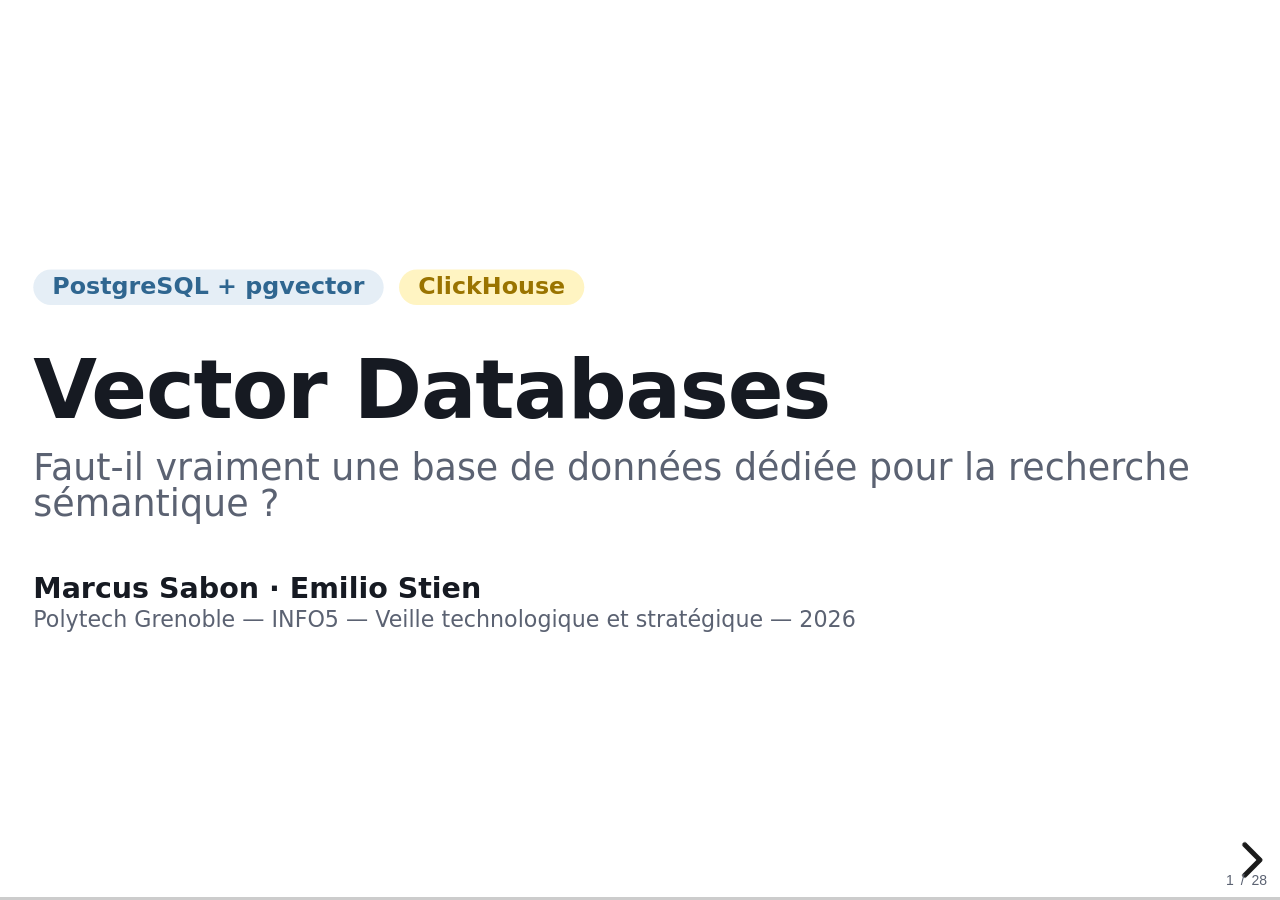
<file: presentation/index.html>
<!doctype html>
<html lang="fr">
<head>
<meta charset="utf-8">
<meta name="viewport" content="width=device-width, initial-scale=1">
<title>Vector Databases — pgvector vs ClickHouse</title>
<link rel="stylesheet" href="lib/reveal/reveal.min.css">
<link rel="stylesheet" href="lib/reveal/github.min.css">
<link rel="stylesheet" href="theme.css">
</head>
<body>
<div class="reveal"><div class="slides">
<section data-markdown data-separator="^---$" data-separator-notes="^\?\?\?$">
<textarea data-template>
&lt;!-- .slide: class="title" -->

&lt;div class="duo">&lt;span class="p">PostgreSQL + pgvector&lt;/span>&lt;span class="c">ClickHouse&lt;/span>&lt;/div>

# Vector Databases

&lt;div class="subtitle">Faut-il vraiment une base de données dédiée pour la recherche sémantique ?&lt;/div>

&lt;div class="authors">Marcus Sabon · Emilio Stien&lt;/div>
&lt;div class="context">Polytech Grenoble — INFO5 — Veille technologique et stratégique — 2026&lt;/div>

???
[Emilio] ⏱ 0:30
Bonjour à tous. Nous allons vous parler des bases de données vectorielles, le composant qui se cache derrière la plupart des applications d'IA générative actuelles.
Notre fil rouge : faut-il une base spécialisée, ou une base que l'on connaît déjà suffit-elle ? On répondra avec deux démonstrations : PostgreSQL + pgvector, et ClickHouse.

---

&lt;div class="kicker">Le problème&lt;/div>

## Retrouvez-moi « un robot qui tombe amoureux »

&lt;div class="cols">
&lt;div>
&lt;h3>Recherche par mots-clés&lt;/h3>
&lt;div class="result">SELECT titre FROM films&lt;br>WHERE synopsis ILIKE '%robot%'&lt;br>&amp;nbsp;&amp;nbsp;AND synopsis ILIKE '%amoureu%';&lt;br>&lt;br>&lt;span class="zero">→ 0 ligne&lt;/span>&lt;/div>
&lt;p class="small muted">Le synopsis de WALL-E parle d'un « petit automate solitaire » dont une sonde « fait battre le cœur de métal ». Aucun mot en commun.&lt;/p>
&lt;/div>
&lt;div>
&lt;h3>Recherche par le sens&lt;/h3>
&lt;div class="result">SELECT titre FROM films&lt;br>ORDER BY embedding &amp;lt;=&amp;gt; :requete&lt;br>LIMIT 3;&lt;br>&lt;br>&lt;span class="hit">→ WALL-E, Her, …&lt;/span>&lt;/div>
&lt;p class="small muted">On ne compare plus des mots, on compare des &lt;strong>vecteurs&lt;/strong> qui représentent le sens.&lt;/p>
&lt;/div>
&lt;/div>

???
[Emilio] ⏱ 1:30
Question à la salle : comment trouveriez-vous ce film avec une base classique ? LIKE ne marche pas : le synopsis ne contient ni "robot" ni "amoureux".
Le plein texte avec racinisation ne marche pas mieux. Il faut comparer le sens. C'est exactement ce que fait une base vectorielle.
⚠ Avant la séance : vérifier dans la démo que WALL-E et Her sortent bien en tête pour cette requête, et adapter la slide sinon.

---

&lt;div class="kicker">Plan — 35 minutes&lt;/div>

## Ce que nous allons voir

&lt;div class="steps">
&lt;div>&lt;strong>Comprendre&lt;/strong> — embeddings, distances, index ANN (HNSW) &lt;span class="tag">Emilio&lt;/span>&lt;/div>
&lt;div>&lt;strong>Marché et stratégie&lt;/strong> — acteurs, chronologie, consolidation &lt;span class="tag">Marcus&lt;/span>&lt;/div>
&lt;div>&lt;strong>PostgreSQL + pgvector&lt;/strong> — le vecteur dans une base transactionnelle, cas JHipster, &lt;em>démo 1&lt;/em> &lt;span class="tag pg">Emilio&lt;/span>&lt;/div>
&lt;div>&lt;strong>ClickHouse&lt;/strong> — le vecteur dans une base analytique, &lt;em>démo 2&lt;/em> &lt;span class="tag ch">Marcus&lt;/span>&lt;/div>
&lt;div>&lt;strong>Face à face&lt;/strong> — benchmark équitable, comparaison, arbre de décision &lt;span class="tag">Marcus &amp;amp; Emilio&lt;/span>&lt;/div>
&lt;div>&lt;strong>Regard critique et recommandations&lt;/strong> &lt;span class="tag">Marcus &amp;amp; Emilio&lt;/span>&lt;/div>
&lt;/div>

???
[Emilio] ⏱ 0:30
Six parties. Les deux démos sont au milieu, chacune juste après la présentation de sa technologie.

---

&lt;div class="kicker">1 · Comprendre&lt;/div>

## Un embedding : le sens transformé en coordonnées

&lt;div class="cols wide-right">
&lt;div>
&lt;p>Un &lt;strong>modèle d'embedding&lt;/strong> (réseau de neurones) transforme un texte en un vecteur de &lt;em>d&lt;/em> nombres.&lt;/p>
&lt;div class="result">« un robot qui tombe amoureux »&lt;br>→ [0.021, −0.087, 0.143, … ]&lt;br>&lt;span class="muted">384 nombres (valeurs illustratives)&lt;/span>&lt;/div>
&lt;p class="small">Deux textes de sens proche → deux points proches, &lt;strong>même sans mot commun&lt;/strong>, et même dans deux langues différentes.&lt;/p>
&lt;p class="tiny">Notre démo : &lt;code>paraphrase-multilingual-MiniLM-L12-v2&lt;/code> — 384 dimensions, ~50 langues, exécuté en local sur CPU.&lt;br>Blueprint JHipster : OpenAI &lt;code>text-embedding-3-small&lt;/code> — 1536 dimensions, API distante.&lt;/p>
&lt;/div>
&lt;div>
&lt;svg viewBox="0 0 600 400" role="img" aria-label="Projection 2D de films regroupés par genre">
&lt;rect x="0" y="0" width="600" height="400" rx="16" fill="#f4f6fa"/>
&lt;ellipse cx="180" cy="120" rx="130" ry="80" fill="#e5eef6"/>
&lt;text x="70" y="62" font-size="15" font-weight="700" fill="#2f6690">Science-fiction / Animation&lt;/text>
&lt;ellipse cx="460" cy="110" rx="105" ry="65" fill="#fde7e4"/>
&lt;text x="395" y="62" font-size="15" font-weight="700" fill="#c0392b">Horreur&lt;/text>
&lt;ellipse cx="170" cy="310" rx="120" ry="62" fill="#fff4c2"/>
&lt;text x="70" y="262" font-size="15" font-weight="700" fill="#9a7400">Comédie&lt;/text>
&lt;ellipse cx="450" cy="300" rx="115" ry="70" fill="#f6e6f2"/>
&lt;text x="395" y="246" font-size="15" font-weight="700" fill="#8e2f72">Romance&lt;/text>
&lt;g font-size="13" fill="#161a22">
&lt;circle cx="120" cy="110" r="7" fill="#2f6690"/>&lt;text x="94" y="96">Matrix&lt;/text>
&lt;circle cx="150" cy="150" r="7" fill="#2f6690"/>&lt;text x="98" y="172">Blade Runner&lt;/text>
&lt;circle cx="230" cy="100" r="7" fill="#2f6690"/>&lt;text x="212" y="88">Interstellar&lt;/text>
&lt;circle cx="265" cy="160" r="8" fill="#2f6690" stroke="#161a22" stroke-width="2"/>&lt;text x="236" y="186" font-weight="700">WALL-E&lt;/text>
&lt;circle cx="335" cy="215" r="8" fill="#2f6690" stroke="#161a22" stroke-width="2"/>&lt;text x="350" y="219" font-weight="700">Her&lt;/text>
&lt;circle cx="440" cy="100" r="7" fill="#c0392b"/>&lt;text x="418" y="88">Shining&lt;/text>
&lt;circle cx="500" cy="135" r="7" fill="#c0392b"/>&lt;text x="470" y="158">Conjuring&lt;/text>
&lt;circle cx="140" cy="300" r="7" fill="#9a7400"/>&lt;text x="96" y="325">Les Visiteurs&lt;/text>
&lt;circle cx="210" cy="320" r="7" fill="#9a7400"/>&lt;text x="190" y="345">Intouchables&lt;/text>
&lt;circle cx="430" cy="290" r="7" fill="#8e2f72"/>&lt;text x="402" y="315">Titanic&lt;/text>
&lt;circle cx="490" cy="320" r="7" fill="#8e2f72"/>&lt;text x="470" y="345">La La Land&lt;/text>
&lt;/g>
&lt;line x1="300" y1="182" x2="265" y2="160" stroke="#3949ab" stroke-width="2.5" stroke-dasharray="6 5"/>
&lt;line x1="300" y1="182" x2="335" y2="215" stroke="#3949ab" stroke-width="2.5" stroke-dasharray="6 5"/>
&lt;text x="300" y="191" font-size="30" text-anchor="middle" fill="#3949ab">★&lt;/text>
&lt;text x="300" y="236" font-size="13" font-weight="700" text-anchor="middle" fill="#3949ab">requête&lt;/text>
&lt;/svg>
&lt;p class="tiny center">Schéma : en réalité 384 dimensions, projetées en 2 D (onglet « Espace vectoriel » de la démo).&lt;/p>
&lt;/div>
&lt;/div>

???
[Emilio] ⏱ 2:00
Un embedding, c'est la sortie d'un réseau de neurones entraîné pour que des textes de sens proche donnent des vecteurs proches.
Les films se regroupent par genre alors que le modèle n'a jamais vu le genre : uniquement le titre et le synopsis.
La requête est vectorisée avec le même modèle : chercher, c'est trouver les points les plus proches de l'étoile.
Point important pour la suite : la base ne calcule pas les embeddings, c'est l'application qui le fait. La base stocke et cherche.

---

&lt;div class="kicker">1 · Comprendre&lt;/div>

## Mesurer la proximité

| Distance | Intuition | pgvector | ClickHouse |
|---|---|---|---|
| **Cosinus** | angle entre les vecteurs (0 = même direction) | `a &lt;=> b` | `cosineDistance(a, b)` |
| **Euclidienne (L2)** | distance « à vol d'oiseau » | `a &lt;-> b` | `L2Distance(a, b)` |
| **Produit scalaire** | alignement × normes | `a &lt;#> b` *(négatif)* | `dotProduct(a, b)` |
| **Manhattan (L1)** | somme des écarts | `a &lt;+> b` | `L1Distance(a, b)` |

&lt;div class="cols">
&lt;div class="card soft">&lt;h3>À retenir&lt;/h3>&lt;p>Avec des vecteurs &lt;strong>normalisés&lt;/strong> (norme 1), cosinus, L2 et produit scalaire donnent &lt;strong>le même classement&lt;/strong>. On choisit en général la distance pour laquelle le modèle a été entraîné : le cosinus.&lt;/p>&lt;/div>
&lt;div class="card soft">&lt;h3>Une requête vectorielle&lt;/h3>&lt;p>Toujours la même forme, dans les deux bases :&lt;br>&lt;code>ORDER BY distance(vecteur, requête) LIMIT k&lt;/code>&lt;br>c'est une recherche des &lt;strong>k plus proches voisins&lt;/strong> (k-NN).&lt;/p>&lt;/div>
&lt;/div>

???
[Emilio] ⏱ 1:30
Quatre distances, et la bonne nouvelle : les deux bases ont les mêmes, avec une syntaxe différente. PostgreSQL utilise des opérateurs, ClickHouse des fonctions.
Attention au piège de pgvector : &lt;#> renvoie le produit scalaire NÉGATIF, pour que ORDER BY croissant marche.

---

&lt;div class="kicker">1 · Comprendre&lt;/div>

## Le mur de la force brute

&lt;div class="cols c3 center">
&lt;div class="card soft">&lt;div class="big accent">10 M&lt;/div>&lt;p class="small">documents&lt;/p>&lt;/div>
&lt;div class="card soft">&lt;div class="big accent">× 1 536&lt;/div>&lt;p class="small">dimensions (float32)&lt;/p>&lt;/div>
&lt;div class="card soft">&lt;div class="big bad">61 Go&lt;/div>&lt;p class="small">à lire et multiplier&lt;br>&lt;strong>pour chaque requête&lt;/strong>&lt;/p>&lt;/div>
&lt;/div>

&lt;div class="cols">
&lt;div>
&lt;h3>k-NN exact&lt;/h3>
&lt;p class="small">Comparer la requête à &lt;em>tous&lt;/em> les vecteurs : coût O(n · d). Résultat parfait, mais linéaire en n.&lt;/p>
&lt;/div>
&lt;div>
&lt;h3>ANN : &lt;em>Approximate&lt;/em> Nearest Neighbors&lt;/h3>
&lt;p class="small">Un index qui n'explore qu'une petite partie des vecteurs. On accepte de rater quelques vrais voisins pour aller &lt;strong>100 à 1 000 fois&lt;/strong> plus vite.&lt;/p>
&lt;/div>
&lt;/div>

&lt;p class="quote small">La métrique clé n'est pas seulement la latence, c'est le couple &lt;strong>latence / recall&lt;/strong>&lt;br>&lt;span class="muted">recall@10 = part des 10 vrais plus proches voisins effectivement retrouvés.&lt;/span>&lt;/p>

???
[Emilio] ⏱ 1:30
Calcul simple : 10 millions × 1536 × 4 octets = 61 Go par requête. Impossible en temps réel.
D'où les index approchés. Toute la suite va tourner autour d'un compromis : plus on explore, meilleur est le recall, plus c'est lent.
Retenez le mot recall, on le mesurera dans notre benchmark.

---

&lt;div class="kicker">1 · Comprendre&lt;/div>

## HNSW : l'index qui a gagné

&lt;div class="cols wide-right">
&lt;div>
&lt;p class="small">&lt;strong>Hierarchical Navigable Small World&lt;/strong> (Malkov &amp;amp; Yashunin, 2016) : un graphe de proximité à plusieurs étages, comme des autoroutes au-dessus des routes locales.&lt;/p>
&lt;p class="small">On entre en haut, on saute vers le nœud le plus proche de la requête, on descend d'un étage, on recommence. En bas, on explore localement.&lt;/p>
&lt;table>
&lt;tr>&lt;th>Paramètre&lt;/th>&lt;th>Rôle&lt;/th>&lt;th>pgvector / ClickHouse&lt;/th>&lt;/tr>
&lt;tr>&lt;td>&lt;code>M&lt;/code>&lt;/td>&lt;td>voisins par nœud&lt;/td>&lt;td>16 / 32&lt;/td>&lt;/tr>
&lt;tr>&lt;td>&lt;code>ef_construction&lt;/code>&lt;/td>&lt;td>effort de construction&lt;/td>&lt;td>64 / 128&lt;/td>&lt;/tr>
&lt;tr>&lt;td>&lt;code>ef_search&lt;/code>&lt;/td>&lt;td>effort de recherche&lt;/td>&lt;td>40 / 256&lt;/td>&lt;/tr>
&lt;/table>
&lt;p class="tiny">Valeurs par défaut. Notre benchmark aligne les deux bases sur M = 16, ef_construction = 64.&lt;/p>
&lt;/div>
&lt;div>
&lt;svg viewBox="0 0 640 400" role="img" aria-label="Graphe HNSW à trois couches">
&lt;g font-size="13" fill="#5b6272">
&lt;rect x="10" y="20" width="620" height="80" rx="14" fill="#f4f6fa"/>&lt;text x="22" y="40">Couche 2 — peu de nœuds, longs sauts&lt;/text>
&lt;rect x="10" y="140" width="620" height="80" rx="14" fill="#f4f6fa"/>&lt;text x="22" y="160">Couche 1&lt;/text>
&lt;rect x="10" y="260" width="620" height="120" rx="14" fill="#f4f6fa"/>&lt;text x="22" y="280">Couche 0 — tous les vecteurs&lt;/text>
&lt;/g>
&lt;g stroke="#c5cbd8" stroke-width="2">
&lt;line x1="80" y1="68" x2="330" y2="68"/>&lt;line x1="330" y1="68" x2="560" y2="68"/>
&lt;line x1="80" y1="188" x2="190" y2="188"/>&lt;line x1="190" y1="188" x2="330" y2="188"/>&lt;line x1="330" y1="188" x2="450" y2="188"/>&lt;line x1="450" y1="188" x2="560" y2="188"/>&lt;line x1="190" y1="188" x2="450" y2="188" stroke-opacity="0"/>
&lt;line x1="50" y1="330" x2="80" y2="300"/>&lt;line x1="80" y1="300" x2="130" y2="335"/>&lt;line x1="130" y1="335" x2="190" y2="305"/>&lt;line x1="190" y1="305" x2="240" y2="340"/>&lt;line x1="240" y1="340" x2="290" y2="310"/>&lt;line x1="290" y1="310" x2="330" y2="345"/>&lt;line x1="330" y1="345" x2="380" y2="305"/>&lt;line x1="380" y1="305" x2="420" y2="340"/>&lt;line x1="420" y1="340" x2="450" y2="305"/>&lt;line x1="450" y1="305" x2="500" y2="335"/>&lt;line x1="500" y1="335" x2="530" y2="300"/>&lt;line x1="530" y1="300" x2="560" y2="340"/>&lt;line x1="560" y1="340" x2="600" y2="310"/>&lt;line x1="380" y1="305" x2="450" y2="305"/>&lt;line x1="450" y1="305" x2="530" y2="300"/>
&lt;/g>
&lt;g stroke="#3949ab" stroke-width="2" stroke-dasharray="5 5">
&lt;line x1="560" y1="76" x2="560" y2="180"/>&lt;line x1="450" y1="196" x2="450" y2="297"/>
&lt;/g>
&lt;g stroke="#3949ab" stroke-width="4" fill="none">
&lt;path d="M80 68 L330 68 L560 68"/>&lt;path d="M560 188 L450 188"/>
&lt;/g>
&lt;g fill="#8a93a6">
&lt;circle cx="80" cy="68" r="9" fill="#3949ab"/>&lt;circle cx="330" cy="68" r="9" fill="#3949ab"/>&lt;circle cx="560" cy="68" r="9" fill="#3949ab"/>
&lt;circle cx="80" cy="188" r="8"/>&lt;circle cx="190" cy="188" r="8"/>&lt;circle cx="330" cy="188" r="8"/>&lt;circle cx="450" cy="188" r="9" fill="#3949ab"/>&lt;circle cx="560" cy="188" r="9" fill="#3949ab"/>
&lt;circle cx="50" cy="330" r="7"/>&lt;circle cx="80" cy="300" r="7"/>&lt;circle cx="130" cy="335" r="7"/>&lt;circle cx="190" cy="305" r="7"/>&lt;circle cx="240" cy="340" r="7"/>&lt;circle cx="290" cy="310" r="7"/>&lt;circle cx="330" cy="345" r="7"/>&lt;circle cx="380" cy="305" r="7"/>&lt;circle cx="420" cy="340" r="7"/>&lt;circle cx="530" cy="300" r="7"/>&lt;circle cx="560" cy="340" r="7"/>&lt;circle cx="600" cy="310" r="7"/>
&lt;circle cx="450" cy="305" r="9" fill="#1f8a55"/>&lt;circle cx="500" cy="335" r="9" fill="#1f8a55"/>
&lt;/g>
&lt;text x="80" y="58" font-size="12" text-anchor="middle" fill="#3949ab" font-weight="700">entrée&lt;/text>
&lt;text x="474" y="330" font-size="26" text-anchor="middle" fill="#3949ab">★&lt;/text>
&lt;text x="474" y="370" font-size="13" text-anchor="middle" fill="#1f8a55" font-weight="700">plus proches voisins&lt;/text>
&lt;/svg>
&lt;/div>
&lt;/div>

???
[Emilio] ⏱ 2:00
HNSW est aujourd'hui l'index par défaut partout : pgvector, ClickHouse, Qdrant, Elasticsearch, etc.
L'intuition : la couche du haut contient peu de points reliés par de longs sauts ; on s'approche grossièrement de la cible puis on affine en descendant.
Coût : le graphe doit tenir en mémoire, et sa construction est coûteuse. C'est un point qu'on retrouvera dans les limites des deux bases.

---

&lt;div class="kicker">1 · Comprendre&lt;/div>

## Les autres leviers : partitionner, compresser

&lt;div class="cols c3">
&lt;div class="card soft">&lt;h3>IVF (inverted file)&lt;/h3>&lt;p>On découpe l'espace en &lt;em>listes&lt;/em> par k-means, on ne fouille que les plus proches (&lt;code>probes&lt;/code>).&lt;/p>&lt;p class="small muted">pgvector : &lt;code>ivfflat&lt;/code>. Construction rapide, recall plus sensible aux données.&lt;/p>&lt;/div>
&lt;div class="card soft">&lt;h3>Quantification&lt;/h3>&lt;p>Stocker chaque dimension sur moins de bits : float32 → bf16 (×2), int8 (×4), binaire (×32).&lt;/p>&lt;p class="small muted">pgvector : &lt;code>halfvec&lt;/code>, &lt;code>bit&lt;/code>. ClickHouse : &lt;code>bf16&lt;/code> par défaut, &lt;code>i8&lt;/code>, &lt;code>b1&lt;/code> + rescoring.&lt;/p>&lt;/div>
&lt;div class="card soft">&lt;h3>Sur disque&lt;/h3>&lt;p>Graphes conçus pour SSD (DiskANN) ou stockage objet, quand la RAM ne suffit plus.&lt;/p>&lt;p class="small muted">pgvectorscale (Timescale), Amazon S3 Vectors.&lt;/p>&lt;/div>
&lt;/div>

&lt;p class="small">Toutes ces techniques déplacent le même curseur : &lt;strong>mémoire ↔ vitesse ↔ recall&lt;/strong>.&lt;/p>

???
[Emilio] ⏱ 1:00 (diapo compressible si on est en retard)
Deux autres familles : partitionner l'espace, ou compresser les vecteurs. La quantification est devenue essentielle : ClickHouse stocke son graphe en bfloat16 par défaut, soit deux fois moins de mémoire.

---

&lt;div class="kicker">1 · Comprendre&lt;/div>

## Pourquoi tout le monde en parle : le RAG

&lt;svg viewBox="0 0 1000 250" role="img" aria-label="Chaîne RAG">
&lt;defs>&lt;marker id="ar" viewBox="0 0 10 10" refX="9" refY="5" markerWidth="7" markerHeight="7" orient="auto">&lt;path d="M0 0 L10 5 L0 10 z" fill="#5b6272"/>&lt;/marker>&lt;/defs>
&lt;g font-size="17" text-anchor="middle">
&lt;rect x="10" y="20" width="160" height="70" rx="12" fill="#f4f6fa"/>&lt;text x="90" y="52">Documents&lt;/text>&lt;text x="90" y="74" font-size="13" fill="#5b6272">PDF, wiki, tickets…&lt;/text>
&lt;rect x="215" y="20" width="160" height="70" rx="12" fill="#f4f6fa"/>&lt;text x="295" y="52">Découpage&lt;/text>&lt;text x="295" y="74" font-size="13" fill="#5b6272">chunks&lt;/text>
&lt;rect x="420" y="20" width="160" height="70" rx="12" fill="#e8eafb"/>&lt;text x="500" y="52">Embeddings&lt;/text>&lt;text x="500" y="74" font-size="13" fill="#5b6272">modèle&lt;/text>
&lt;rect x="625" y="20" width="200" height="200" rx="14" fill="#e8eafb" stroke="#3949ab" stroke-width="2"/>&lt;text x="725" y="110" font-weight="700" fill="#3949ab">Base vectorielle&lt;/text>&lt;text x="725" y="136" font-size="14" fill="#5b6272">stocke + top-k&lt;/text>
&lt;rect x="10" y="150" width="160" height="70" rx="12" fill="#f4f6fa"/>&lt;text x="90" y="182">Question&lt;/text>&lt;text x="90" y="204" font-size="13" fill="#5b6272">utilisateur&lt;/text>
&lt;rect x="420" y="150" width="160" height="70" rx="12" fill="#e8eafb"/>&lt;text x="500" y="182">Embedding&lt;/text>&lt;text x="500" y="204" font-size="13" fill="#5b6272">même modèle&lt;/text>
&lt;rect x="860" y="80" width="130" height="80" rx="12" fill="#e9f6ef"/>&lt;text x="925" y="114">LLM&lt;/text>&lt;text x="925" y="138" font-size="13" fill="#5b6272">réponse sourcée&lt;/text>
&lt;/g>
&lt;g stroke="#5b6272" stroke-width="2" marker-end="url(#ar)">
&lt;line x1="170" y1="55" x2="212" y2="55"/>&lt;line x1="375" y1="55" x2="417" y2="55"/>&lt;line x1="580" y1="55" x2="622" y2="55"/>
&lt;line x1="170" y1="185" x2="417" y2="185"/>&lt;line x1="580" y1="185" x2="622" y2="185"/>&lt;line x1="825" y1="120" x2="857" y2="120"/>
&lt;/g>
&lt;/svg>

&lt;div class="cols c4 small">
&lt;div>&lt;span class="tag accent">RAG&lt;/span>&lt;br>chatbot sur documentation interne&lt;/div>
&lt;div>&lt;span class="tag accent">Recommandation&lt;/span>&lt;br>« si vous avez aimé… »&lt;/div>
&lt;div>&lt;span class="tag accent">Dédoublonnage&lt;/span>&lt;br>tickets, fiches produits&lt;/div>
&lt;div>&lt;span class="tag accent">Multimodal&lt;/span>&lt;br>image ↔ texte, audio&lt;/div>
&lt;/div>

???
[Emilio] ⏱ 1:00
Le cas d'usage qui a tout déclenché en 2023 : le RAG. On donne au LLM les passages pertinents de vos documents, retrouvés par recherche vectorielle.
La base vectorielle est la mémoire à long terme de l'application. Je passe la parole à Marcus pour le marché.

---

&lt;div class="kicker">2 · Marché et stratégie&lt;/div>

## Trois familles d'acteurs

&lt;div class="cols c3">
&lt;div class="card accent">&lt;h3>Bases dédiées&lt;/h3>
&lt;p>&lt;span class="tag">Pinecone&lt;/span>&lt;span class="tag">Qdrant&lt;/span>&lt;span class="tag">Weaviate&lt;/span>&lt;span class="tag">Milvus / Zilliz&lt;/span>&lt;span class="tag">Chroma&lt;/span>&lt;/p>
&lt;p class="small">Conçues pour le vecteur : échelle, filtres, multi-tenant, serverless. Une brique de plus à opérer.&lt;/p>&lt;/div>
&lt;div class="card soft">&lt;h3>Bases existantes + vecteur&lt;/h3>
&lt;p>&lt;span class="tag pg">PostgreSQL / pgvector&lt;/span>&lt;span class="tag ch">ClickHouse&lt;/span>&lt;span class="tag">Elasticsearch&lt;/span>&lt;span class="tag">OpenSearch&lt;/span>&lt;span class="tag">MongoDB Atlas&lt;/span>&lt;span class="tag">Redis&lt;/span>&lt;span class="tag">Oracle 23ai&lt;/span>&lt;span class="tag">SQL Server 2025&lt;/span>&lt;span class="tag">DuckDB&lt;/span>&lt;/p>
&lt;p class="small">Le vecteur devient une colonne de plus, à côté des données métier.&lt;/p>&lt;/div>
&lt;div class="card soft">&lt;h3>Stockage objet&lt;/h3>
&lt;p>&lt;span class="tag">Amazon S3 Vectors&lt;/span>&lt;/p>
&lt;p class="small">GA en décembre 2025 : jusqu'à 2 milliards de vecteurs par index, ~100 ms pour les requêtes fréquentes, facturation à l'usage.&lt;/p>&lt;/div>
&lt;/div>

&lt;p class="small">&lt;strong>Notre sujet&lt;/strong> : deux représentants de la 2&lt;sup>e&lt;/sup> famille, aux philosophies opposées — une base &lt;span class="tag pg">transactionnelle&lt;/span> et une base &lt;span class="tag ch">analytique&lt;/span>.&lt;/p>

???
[Marcus] ⏱ 1:30
Le marché se structure en trois familles. Les pure players, nés entre 2019 et 2022. Les bases généralistes, qui ont toutes ajouté un type vecteur. Et depuis fin 2025, le stockage objet avec S3 Vectors, qui attaque par le coût.
Nous comparons deux représentants de la famille du milieu, choisis parce qu'ils sont à l'opposé : OLTP contre OLAP.

---

&lt;div class="kicker">2 · Marché et stratégie&lt;/div>

## Chronologie : de la ruée à la consolidation

&lt;div class="timeline">
&lt;div class="row">&lt;b>2016&lt;/b>&lt;span>Publication de HNSW (Malkov &amp;amp; Yashunin)&lt;/span>&lt;/div>
&lt;div class="row">&lt;b>2019&lt;/b>&lt;span>Création de Pinecone ; Milvus publié en open source&lt;/span>&lt;/div>
&lt;div class="row pg">&lt;b>2021&lt;/b>&lt;span>Première version de &lt;strong>pgvector&lt;/strong> (Andrew Kane)&lt;/span>&lt;/div>
&lt;div class="row">&lt;b>2023&lt;/b>&lt;span>Effet ChatGPT : Pinecone lève 100 M$ (valorisation 750 M$). &lt;strong>pgvector 0.5 ajoute HNSW&lt;/strong>&lt;/span>&lt;/div>
&lt;div class="row pg">&lt;b>2024&lt;/b>&lt;span>pgvector 0.7 : &lt;code>halfvec&lt;/code>, &lt;code>sparsevec&lt;/code>, quantification binaire — 0.8 : &lt;em>iterative index scans&lt;/em> (filtres)&lt;/span>&lt;/div>
&lt;div class="row">&lt;b>mai 2025&lt;/b>&lt;span>Databricks rachète Neon (Postgres serverless) pour ~1 Md$&lt;/span>&lt;/div>
&lt;div class="row ch">&lt;b>août 2025&lt;/b>&lt;span>&lt;strong>ClickHouse 25.8&lt;/strong> : index &lt;code>vector_similarity&lt;/code> (HNSW) utilisable en production&lt;/span>&lt;/div>
&lt;div class="row">&lt;b>déc. 2025&lt;/b>&lt;span>Amazon S3 Vectors en disponibilité générale&lt;/span>&lt;/div>
&lt;div class="row ch">&lt;b>janv. 2026&lt;/b>&lt;span>ClickHouse lève 400 M$ (valorisation 15 Md$) et rachète Langfuse (observabilité LLM)&lt;/span>&lt;/div>
&lt;div class="row">&lt;b>2026&lt;/b>&lt;span>Qdrant : série B de 50 M$ (mars, presse spécialisée). Pinecone aurait exploré une vente (presse, 2025)&lt;/span>&lt;/div>
&lt;div class="row pg">&lt;b>oct. 2026&lt;/b>&lt;span>pgvector 0.8.7 ; 0.9 en préparation (I/O asynchrones pour HNSW)&lt;/span>&lt;/div>
&lt;/div>

???
[Marcus] ⏱ 2:00
2023, c'est la ruée : tout le monde lève des fonds. Mais dès 2023, pgvector ajoute HNSW et rattrape l'essentiel du besoin.
2025-2026, c'est la consolidation : les acteurs de la donnée rachètent du Postgres (Databricks/Neon), ClickHouse se positionne sur l'IA avec Langfuse, AWS sort S3 Vectors.
Les chiffres de levée viennent de la presse ; ceux de Qdrant et Pinecone sont à prendre comme des signaux, pas comme des faits audités.

---

&lt;div class="kicker">2 · Marché et stratégie&lt;/div>

## Notre thèse : le vecteur devient un &lt;em>type&lt;/em>, plus un produit

&lt;div class="cols">
&lt;div class="card pg">&lt;h3>Ce qui la soutient&lt;/h3>
&lt;ul>
&lt;li>Chaque grande base a ajouté le vecteur entre 2023 et 2025&lt;/li>
&lt;li>Pas de synchronisation entre deux systèmes : une seule source de vérité, un seul backup, un seul contrôle d'accès&lt;/li>
&lt;li>Les clouds le proposent déjà en service managé (RDS, Cloud SQL, Azure, Supabase, Neon…)&lt;/li>
&lt;li>Pression sur les prix : AWS annonce jusqu'à −90 % avec S3 Vectors&lt;/li>
&lt;/ul>&lt;/div>
&lt;div class="card ch">&lt;h3>Ce qui la nuance&lt;/h3>
&lt;ul>
&lt;li>À des milliards de vecteurs et forte charge, les bases dédiées gardent une avance (sharding, filtres, multi-tenant)&lt;/li>
&lt;li>Les dédiées se repositionnent : recherche hybride, serverless, agents&lt;/li>
&lt;li>Une base généraliste partage CPU et RAM avec le reste de l'application&lt;/li>
&lt;/ul>&lt;/div>
&lt;/div>

&lt;p class="quote small">La question n'est plus « quelle base vectorielle ? » mais « &lt;strong>ma base actuelle suffit-elle ?&lt;/strong> »&lt;/p>

???
[Marcus] ⏱ 1:30
C'est la partie stratégique. Notre lecture : le vecteur suit le chemin du JSON il y a dix ans. Au début, il fallait MongoDB ; aujourd'hui, PostgreSQL a jsonb et c'est suffisant dans la majorité des cas.
Mais restons critiques : à très grande échelle, une base dédiée reste pertinente. On y reviendra avec l'arbre de décision.

---

&lt;div class="kicker">2 · Marché et stratégie&lt;/div>

## Carte de positionnement

&lt;svg viewBox="0 0 1000 470" role="img" aria-label="Carte de positionnement des solutions vectorielles">
&lt;rect x="90" y="20" width="880" height="390" rx="16" fill="#f4f6fa"/>
&lt;g stroke="#8a93a6" stroke-width="2">&lt;line x1="90" y1="410" x2="970" y2="410"/>&lt;line x1="90" y1="410" x2="90" y2="20"/>&lt;/g>
&lt;text x="530" y="450" font-size="17" text-anchor="middle" fill="#5b6272">Transactionnel (OLTP, mises à jour, ACID)  ⟶  Analytique (OLAP, gros volumes, agrégats)&lt;/text>
&lt;text x="40" y="215" font-size="17" text-anchor="middle" fill="#5b6272" transform="rotate(-90 40 215)">Millions  ⟶  Milliards de vecteurs&lt;/text>
&lt;g font-size="17" text-anchor="middle">
&lt;ellipse cx="250" cy="320" rx="150" ry="62" fill="#e5eef6" stroke="#2f6690" stroke-width="3"/>&lt;text x="250" y="315" font-weight="700" fill="#2f6690">PostgreSQL + pgvector&lt;/text>&lt;text x="250" y="340" font-size="14" fill="#5b6272">jointures, ACID, &amp;lt; dizaines de M&lt;/text>
&lt;ellipse cx="800" cy="170" rx="150" ry="62" fill="#fff4c2" stroke="#9a7400" stroke-width="3"/>&lt;text x="800" y="165" font-weight="700" fill="#9a7400">ClickHouse&lt;/text>&lt;text x="800" y="190" font-size="14" fill="#5b6272">vecteur + agrégats, append-only&lt;/text>
&lt;ellipse cx="510" cy="110" rx="150" ry="55" fill="#e8eafb"/>&lt;text x="510" y="105" font-weight="700" fill="#3949ab">Bases dédiées&lt;/text>&lt;text x="510" y="129" font-size="14" fill="#5b6272">Pinecone, Qdrant, Milvus, Weaviate&lt;/text>
&lt;ellipse cx="790" cy="60" rx="110" ry="32" fill="#ffffff" stroke="#8a93a6" stroke-dasharray="6 5"/>&lt;text x="790" y="66" fill="#5b6272">S3 Vectors (archive)&lt;/text>
&lt;ellipse cx="520" cy="270" rx="135" ry="48" fill="#ffffff" stroke="#8a93a6"/>&lt;text x="520" y="266" fill="#161a22">Elasticsearch / OpenSearch&lt;/text>&lt;text x="520" y="289" font-size="14" fill="#5b6272">plein texte + vecteur&lt;/text>
&lt;ellipse cx="270" cy="185" rx="140" ry="44" fill="#ffffff" stroke="#8a93a6"/>&lt;text x="270" y="181" fill="#161a22">MongoDB, Oracle, SQL Server&lt;/text>&lt;text x="270" y="203" font-size="14" fill="#5b6272">le vecteur chez l'existant&lt;/text>
&lt;/g>
&lt;/svg>
&lt;p class="tiny">Lecture qualitative issue de notre analyse, pas d'une mesure.&lt;/p>

???
[Marcus] ⏱ 1:00
Sur cette carte, nos deux candidats sont aux coins opposés. pgvector : là où vivent déjà vos données métier, avec transactions et jointures. ClickHouse : là où vivent les logs, les événements, les gros volumes.
Après la démo, on verra si cette intuition se vérifie. Emilio, pgvector.

---

&lt;div class="kicker pg">3 · PostgreSQL + pgvector&lt;/div>

## pgvector en bref

&lt;div class="cols wide-left">
&lt;div>
&lt;ul class="small">
&lt;li>&lt;strong>Extension C&lt;/strong> pour PostgreSQL 13+ (14+ à partir de 0.9), licence PostgreSQL — open source&lt;/li>
&lt;li>Créée par Andrew Kane en 2021 ; version 0.8.7 (octobre 2026)&lt;/li>
&lt;li>&lt;strong>Types&lt;/strong> : &lt;code>vector&lt;/code> (jusqu'à 16 000 dim.), &lt;code>halfvec&lt;/code>, &lt;code>bit&lt;/code>, &lt;code>sparsevec&lt;/code>&lt;/li>
&lt;li>&lt;strong>Index&lt;/strong> : HNSW et IVFFlat — indexables jusqu'à &lt;strong>2 000 dim.&lt;/strong> en &lt;code>vector&lt;/code>, 4 000 en &lt;code>halfvec&lt;/code>&lt;/li>
&lt;li>&lt;strong>Distances&lt;/strong> : &lt;code>&amp;lt;-&amp;gt;&lt;/code> L2, &lt;code>&amp;lt;=&amp;gt;&lt;/code> cosinus, &lt;code>&amp;lt;#&amp;gt;&lt;/code> produit scalaire, &lt;code>&amp;lt;+&amp;gt;&lt;/code> L1, Hamming, Jaccard&lt;/li>
&lt;li>0.8 : &lt;em>iterative index scans&lt;/em> — l'index continue s'il manque des résultats après un &lt;code>WHERE&lt;/code>&lt;/li>
&lt;/ul>
&lt;/div>
&lt;div class="card pg">
&lt;h3>Disponible partout&lt;/h3>
&lt;p>&lt;span class="tag pg">AWS RDS / Aurora&lt;/span>&lt;span class="tag pg">Google Cloud SQL&lt;/span>&lt;span class="tag pg">AlloyDB&lt;/span>&lt;span class="tag pg">Azure PostgreSQL&lt;/span>&lt;span class="tag pg">Supabase&lt;/span>&lt;span class="tag pg">Neon&lt;/span>&lt;/p>
&lt;p class="small">L'argument décisif : &lt;strong>aucune nouvelle infrastructure&lt;/strong>. Si vous avez PostgreSQL, vous avez déjà une base vectorielle.&lt;/p>
&lt;/div>
&lt;/div>

???
[Emilio] ⏱ 1:30
pgvector est une simple extension : CREATE EXTENSION vector, et c'est tout.
Retenez la limite des 2000 dimensions indexables : elle aura une conséquence sur le blueprint JHipster dans deux diapos.

---

&lt;div class="kicker pg">3 · PostgreSQL + pgvector&lt;/div>

## Le vecteur, une colonne comme les autres

```sql
CREATE EXTENSION vector;

CREATE TABLE films (
    id        int PRIMARY KEY,
    titre     text,
    annee     int,
    pays      text,
    synopsis  text,
    embedding vector(384)                       -- le type apporté par pgvector
);

CREATE INDEX ON films USING hnsw (embedding vector_cosine_ops)
    WITH (m = 16, ef_construction = 64);

-- Recherche hybride : filtre SQL classique + similarité, dans une seule requête
SELECT titre, annee, embedding &lt;=> $1 AS distance
FROM films
WHERE annee >= 2000 AND pays = 'France'
ORDER BY embedding &lt;=> $1
LIMIT 5;
```

???
[Emilio] ⏱ 1:00
Tout est du SQL standard. Le vecteur vit dans la même ligne que le titre : pas de synchronisation, et un INSERT est atomique.
Le $1, c'est le vecteur de la requête, calculé par l'application.

---

&lt;div class="kicker pg">3 · PostgreSQL + pgvector — cas industriel&lt;/div>

## Le blueprint JHipster &lt;code>generator-jhipster-ai-postgresql&lt;/code>

&lt;div class="cols wide-right">
&lt;div class="small">
&lt;p>Blueprint open source (Saathratri, licence MIT) pour JHipster 9 : on &lt;strong>annote&lt;/strong> un champ dans le modèle JDL…&lt;/p>
&lt;pre>&lt;code class="language-text">entity Tag {
  name String required
  @customAnnotation("VECTOR")
  @customAnnotation("1536")
  nameEmbedding Blob
}&lt;/code>&lt;/pre>
&lt;p>… et il génère tout : colonne &lt;code>vector(1536)&lt;/code> et index HNSW (Liquibase), Spring AI + OpenAI &lt;code>text-embedding-3-small&lt;/code>, embedding recalculé à chaque création / modification, migration au démarrage, barre « AI Search » en Angular, tests d'intégration.&lt;/p>
&lt;/div>
&lt;div>
&lt;img class="screenshot" src="img/jhipster-ai-search.png" alt="Recherche sémantique dans une application générée par le blueprint">
&lt;p class="tiny">Capture du dépôt du blueprint : la recherche « Boat » sur les descriptions remonte « Cats — &lt;em>Usually don't prefer being in water&lt;/em> ».&lt;/p>
&lt;/div>
&lt;/div>

???
[Emilio] ⏱ 1:30
C'est le dépôt qui nous a été fourni. Il montre ce qu'est pgvector en contexte industriel : on ne l'utilise pas à la main, on l'intègre dans une chaîne de génération de code.
Regardez la capture : "Boat" trouve "Cats" via la notion d'eau. C'est à la fois la force et la faiblesse de la recherche sémantique : c'est lié, mais est-ce pertinent ?

---

&lt;div class="kicker pg">3 · PostgreSQL + pgvector — cas industriel&lt;/div>

## Regard critique sur le blueprint

&lt;div class="cols">
&lt;div class="card pg">&lt;h3>Points forts&lt;/h3>
&lt;ul>
&lt;li>Industrialisation : schéma, index, API, UI et tests générés&lt;/li>
&lt;li>Index HNSW cosinus créé automatiquement&lt;/li>
&lt;li>Rattrapage des embeddings manquants au démarrage&lt;/li>
&lt;li>Mode « fake » déterministe : tests sans clé ni réseau&lt;/li>
&lt;/ul>&lt;/div>
&lt;div class="card soft">&lt;h3>Points de vigilance&lt;/h3>
&lt;ul>
&lt;li>Appel HTTP à OpenAI &lt;strong>dans la transaction&lt;/strong> du &lt;code>save()&lt;/code> : latence, coût, panne externe sur le chemin d'écriture&lt;/li>
&lt;li>Données envoyées à un tiers hors UE → question &lt;strong>RGPD&lt;/strong> et souveraineté&lt;/li>
&lt;li>Seuil de distance &lt;strong>0,8 codé en dur&lt;/strong>, non calibré (d'où « Boat » → « Cats »)&lt;/li>
&lt;li>&lt;code>text-embedding-3-large&lt;/code> (3 072 dim.) dépasserait les 2 000 dim. indexables → &lt;code>halfvec&lt;/code> obligatoire&lt;/li>
&lt;li>Changer de modèle = revectoriser toute la base ; pas de recherche hybride plein texte + vecteur&lt;/li>
&lt;/ul>&lt;/div>
&lt;/div>

???
[Emilio] ⏱ 1:30
Notre regard d'ingénieur : c'est un excellent accélérateur, mais certains choix ne passeraient pas en production chez nous.
Le plus important : l'appel réseau vers OpenAI dans la transaction. Une solution classique : écrire la ligne, puis calculer l'embedding de façon asynchrone (file de messages, outbox).
Et le seuil fixe : il faudrait le calibrer sur un jeu de requêtes annotées.

---

&lt;!-- .slide: class="demo" -->

&lt;div class="kicker pg">Démo 1 · 6 min&lt;/div>

# PostgreSQL + pgvector

&lt;div class="steps demo-steps pg">
&lt;div>&lt;strong>Interface&lt;/strong> — « un robot qui tombe amoureux » : plein texte (0 ou mauvais résultats) vs pgvector&lt;/div>
&lt;div>&lt;strong>Multilingue&lt;/strong> — « a heist movie with a clever crew » retrouve Ocean's Eleven et Heat&lt;/div>
&lt;div>&lt;strong>Hybride&lt;/strong> — mêmes requêtes, filtrées par pays et par année : du SQL normal&lt;/div>
&lt;div>&lt;strong>psql&lt;/strong> — &lt;code>INSERT&lt;/code> d'un film dans une transaction, visible immédiatement, puis &lt;code>ROLLBACK&lt;/code>&lt;/div>
&lt;div>&lt;strong>Preuve&lt;/strong> — &lt;code>EXPLAIN ANALYZE&lt;/code> : &lt;em>Index Scan using films_embedding_hnsw&lt;/em>&lt;/div>
&lt;/div>

&lt;p class="url">http://localhost:8000 · demo/sql/1_postgres_pgvector.sql&lt;/p>

???
[Emilio] ⏱ 6:00 — voir DEROULE-DEMO.md, section Démo 1.
Plan B : vidéo pré-enregistrée demo1.mp4.

---

&lt;div class="kicker ch">4 · ClickHouse&lt;/div>

## ClickHouse en bref

&lt;div class="cols wide-left">
&lt;div>
&lt;ul class="small">
&lt;li>&lt;strong>SGBD analytique en colonnes&lt;/strong>, open source (Apache 2.0) ; né chez Yandex, ouvert en 2016, société ClickHouse Inc. depuis 2021&lt;/li>
&lt;li>Pas de type dédié : un vecteur est un &lt;code>Array(Float32)&lt;/code> (ou &lt;code>BFloat16&lt;/code>, &lt;code>Float64&lt;/code>)&lt;/li>
&lt;li>Fonctions &lt;code>cosineDistance&lt;/code>, &lt;code>L2Distance&lt;/code>, &lt;code>dotProduct&lt;/code>… exécutées en &lt;strong>SIMD&lt;/strong> sur des colonnes compressées : la force brute est déjà très rapide&lt;/li>
&lt;li>Index &lt;code>vector_similarity&lt;/code> : &lt;strong>HNSW&lt;/strong> (bibliothèque USearch), disponible à partir de la 25.8&lt;/li>
&lt;li>Graphe quantifié en &lt;code>bf16&lt;/code> par défaut (aussi &lt;code>i8&lt;/code>, &lt;code>b1&lt;/code>) avec &lt;em>rescoring&lt;/em> en pleine précision&lt;/li>
&lt;li>Nouveau type &lt;code>QBit&lt;/code> : la précision est choisie &lt;strong>au moment de la requête&lt;/strong>&lt;/li>
&lt;/ul>
&lt;/div>
&lt;div class="card ch">
&lt;h3>Sa vraie force&lt;/h3>
&lt;p class="small">Combiner dans &lt;strong>une seule requête&lt;/strong> une recherche vectorielle et de l'analytique massive : agrégats, fenêtres, jointures sur des milliards de lignes d'événements.&lt;/p>
&lt;p class="small">Cas typiques : observabilité de LLM (Langfuse), logs, détection de fraude, analyse de catalogues.&lt;/p>
&lt;/div>
&lt;/div>

???
[Marcus] ⏱ 1:30
ClickHouse n'est pas une base vectorielle : c'est une base analytique qui a ajouté des vecteurs. Sa philosophie : scanner très vite plutôt que d'indexer finement.
Son rachat de Langfuse en janvier 2026 montre la stratégie : être la base des traces et évaluations des applications d'IA.

---

&lt;div class="kicker ch">4 · ClickHouse&lt;/div>

## Le même besoin, en SQL ClickHouse

```sql
CREATE TABLE films (
    id        UInt32,
    titre     String,
    annee     UInt16,
    genre     LowCardinality(String),
    embedding Array(Float32) CODEC(NONE),
    INDEX idx_embedding embedding
        TYPE vector_similarity('hnsw', 'cosineDistance', 384)    -- algo, distance, dimensions
) ENGINE = MergeTree ORDER BY id;

-- Recherche + analytique : « quels genres et quelles décennies parmi les 20 plus proches ? »
SELECT genre, count() AS nb, arraySort(groupUniqArray(intDiv(annee, 10) * 10)) AS decennies
FROM (
    WITH {requete:Array(Float32)} AS ref
    SELECT genre, annee FROM films
    ORDER BY cosineDistance(embedding, ref) ASC
    LIMIT 20
)
GROUP BY genre ORDER BY nb DESC;
```

???
[Marcus] ⏱ 1:00
La syntaxe change peu. La différence est dans la seconde requête : on agrège le résultat d'une recherche vectorielle comme n'importe quelle table. C'est ce que nous montrerons en démo.

---

&lt;div class="kicker ch">4 · ClickHouse&lt;/div>

## Ce que la documentation ne met pas en avant

&lt;div class="cols">
&lt;div class="card ch">&lt;h3>Architecture&lt;/h3>
&lt;ul>
&lt;li>Un graphe HNSW &lt;strong>par part&lt;/strong> de la table : beaucoup de parts = beaucoup de graphes interrogés&lt;/li>
&lt;li>Index construit à l'insertion &lt;strong>et&lt;/strong> à chaque fusion de parts : écriture plus coûteuse&lt;/li>
&lt;li>Le graphe doit tenir en mémoire (cache de 5 Go par défaut)&lt;/li>
&lt;/ul>&lt;/div>
&lt;div class="card soft">&lt;h3>Utilisation&lt;/h3>
&lt;ul>
&lt;li>Forme imposée : référence constante, &lt;code>ORDER BY&lt;/code> sur la même distance, &lt;code>LIMIT&lt;/code> ≤ 100 par défaut&lt;/li>
&lt;li>Filtres en &lt;strong>post-filtrage&lt;/strong> par défaut : peut renvoyer moins de k lignes&lt;/li>
&lt;li>Pas de transactions multi-requêtes ; mises à jour et suppressions coûteuses (parts relues sans index)&lt;/li>
&lt;/ul>&lt;/div>
&lt;/div>

???
[Marcus] ⏱ 1:00 (compressible)
Ce sont les pièges que nous avons rencontrés en préparant la démo, documentés dans la page officielle mais pas mis en avant.
Le post-filtrage est le plus traître : on demande 10 résultats filtrés, on peut en recevoir 3.

---

&lt;!-- .slide: class="demo" -->

&lt;div class="kicker">Démo 2 · 6 min&lt;/div>

# ClickHouse

&lt;div class="steps demo-steps ch">
&lt;div>&lt;strong>Interface&lt;/strong> — même requête, même vecteur : résultats identiques, latences comparées&lt;/div>
&lt;div>&lt;strong>Analytique&lt;/strong> — panneau « 20 plus proches » : genres, décennies, pays en une requête&lt;/div>
&lt;div>&lt;strong>ClickHouse Play&lt;/strong> — centroïde de chaque genre et genre le plus proche de chaque requête&lt;/div>
&lt;div>&lt;strong>Preuve&lt;/strong> — &lt;code>EXPLAIN indexes = 1&lt;/code> : &lt;em>Skip … vector_similarity&lt;/em>&lt;/div>
&lt;div>&lt;strong>Force brute&lt;/strong> — 1 million de vecteurs générés dans la base puis interrogés sans index&lt;/div>
&lt;/div>

&lt;p class="url">http://localhost:8123/play · demo/sql/2_clickhouse.sql&lt;/p>

???
[Marcus] ⏱ 6:00 — voir DEROULE-DEMO.md, section Démo 2.
Plan B : vidéo pré-enregistrée demo2.mp4.

---

&lt;div class="kicker">5 · Face à face&lt;/div>

## Un benchmark équitable

&lt;div class="cols wide-right">
&lt;div class="small">
&lt;h3>Protocole (&lt;code>bench.py&lt;/code>)&lt;/h3>
&lt;ul>
&lt;li>Même machine, mêmes données : 100 000 vecteurs × 384, en grappes, normalisés&lt;/li>
&lt;li>Vérité terrain : k-NN exact calculé avec NumPy&lt;/li>
&lt;li>Même index : HNSW, M = 16, ef_construction = 64, float32&lt;/li>
&lt;li>Mesures : ingestion, construction d'index, latence p50/p95 (1 client), &lt;strong>recall@10&lt;/strong>, taille&lt;/li>
&lt;/ul>
&lt;p class="tiny">Limites : données synthétiques, un seul client, une machine portable. Ce n'est pas un classement universel.&lt;/p>
&lt;/div>
&lt;div>
&lt;table>
&lt;tr>&lt;th>Mesure&lt;/th>&lt;th>pgvector&lt;/th>&lt;th>ClickHouse&lt;/th>&lt;/tr>
&lt;tr>&lt;td>Ingestion&lt;/td>&lt;td>… s&lt;/td>&lt;td>… s&lt;/td>&lt;/tr>
&lt;tr>&lt;td>Recherche exacte (p50)&lt;/td>&lt;td>… ms&lt;/td>&lt;td>… ms&lt;/td>&lt;/tr>
&lt;tr>&lt;td>Construction HNSW&lt;/td>&lt;td>… s&lt;/td>&lt;td>… s&lt;/td>&lt;/tr>
&lt;tr>&lt;td>HNSW ef=40 : p50 / recall&lt;/td>&lt;td>… ms / …&lt;/td>&lt;td>… ms / …&lt;/td>&lt;/tr>
&lt;tr>&lt;td>HNSW ef=200 : p50 / recall&lt;/td>&lt;td>… ms / …&lt;/td>&lt;td>… ms / …&lt;/td>&lt;/tr>
&lt;tr>&lt;td>Taille de l'index&lt;/td>&lt;td>… Mo&lt;/td>&lt;td>… Mo&lt;/td>&lt;/tr>
&lt;/table>
&lt;p class="tiny">Valeurs à reporter depuis &lt;code>demo/results/bench.md&lt;/code> (mesurées sur notre machine).&lt;/p>
&lt;/div>
&lt;/div>

???
[Marcus] ⏱ 2:00
Nous avons écrit notre propre benchmark plutôt que de reprendre les chiffres des éditeurs.
Ce qu'on observe en général (à confirmer avec vos chiffres) : ClickHouse est très bon en force brute grâce au SIMD et au stockage colonne ; pgvector a une latence HNSW très faible en lecture unitaire ; le recall monte avec ef_search dans les deux cas.
⚠ Remplir le tableau avec results/bench.md avant la présentation.

---

&lt;div class="kicker">5 · Face à face&lt;/div>

## Comparaison

| Critère | PostgreSQL + pgvector | ClickHouse |
|---|---|---|
| Modèle | &lt;span class="ok">OLTP&lt;/span>, stockage en lignes | &lt;span class="ok">OLAP&lt;/span>, stockage en colonnes |
| Type vecteur | `vector`, `halfvec`, `bit`, `sparsevec` | `Array(Float32 / BFloat16)`, `QBit` |
| Index ANN | HNSW, IVFFlat | HNSW (`vector_similarity`) |
| Transactions ACID, `UPDATE` / `DELETE` | &lt;span class="ok">oui, natifs&lt;/span> | &lt;span class="ko">non&lt;/span> / &lt;span class="mid">coûteux&lt;/span> |
| Filtres + vecteur | &lt;span class="ok">bon&lt;/span> (iterative scans 0.8) | &lt;span class="mid">post-filtrage par défaut&lt;/span> |
| Force brute | &lt;span class="mid">correcte&lt;/span> (parallèle) | &lt;span class="ok">excellente&lt;/span> (SIMD, colonnes) |
| Agrégats sur les résultats | &lt;span class="mid">possible, lent à grande échelle&lt;/span> | &lt;span class="ok">point fort&lt;/span> |
| Échelle confortable | &lt;span class="mid">jusqu'à quelques dizaines de M&lt;/span> | &lt;span class="ok">centaines de M et plus&lt;/span> |
| Écosystème managé | &lt;span class="ok">tous les clouds&lt;/span> | &lt;span class="mid">ClickHouse Cloud, auto-hébergé&lt;/span> |

???
[Emilio] ⏱ 1:30
Le résumé : pgvector gagne sur tout ce qui est transactionnel et intégration ; ClickHouse sur le volume et l'analytique.
Les ordres de grandeur d'échelle sont des ordres de grandeur d'usage confortable, pas des limites dures.

---

&lt;div class="kicker">5 · Face à face&lt;/div>

## Arbre de décision

&lt;div class="cols c4">
&lt;div class="card pg">&lt;h3>PostgreSQL + pgvector&lt;/h3>&lt;p class="small">Vous avez déjà PostgreSQL, des données métier qui changent, besoin de jointures et de transactions, moins de quelques dizaines de millions de vecteurs.&lt;/p>&lt;p class="small">&lt;strong>→ le choix par défaut&lt;/strong>&lt;/p>&lt;/div>
&lt;div class="card ch">&lt;h3>ClickHouse&lt;/h3>&lt;p class="small">Logs, événements, traces de LLM, gros volumes surtout en ajout, besoin d'agréger ou d'analyser les résultats de recherche.&lt;/p>&lt;p class="small">&lt;strong>→ le vecteur au service de l'analytique&lt;/strong>&lt;/p>&lt;/div>
&lt;div class="card accent">&lt;h3>Base dédiée&lt;/h3>&lt;p class="small">Centaines de millions à milliards de vecteurs, forte charge, filtres complexes à faible latence, multi-tenant, équipe pour l'opérer.&lt;/p>&lt;p class="small">&lt;strong>→ quand l'échelle l'exige&lt;/strong>&lt;/p>&lt;/div>
&lt;div class="card soft">&lt;h3>S3 Vectors&lt;/h3>&lt;p class="small">Très gros volumes rarement interrogés, coût de stockage prioritaire, latence de l'ordre de 100 ms acceptable.&lt;/p>&lt;p class="small">&lt;strong>→ l'archive vectorielle&lt;/strong>&lt;/p>&lt;/div>
&lt;/div>

???
[Marcus] ⏱ 1:00
Si vous ne retenez qu'une diapo : commencez par la base que vous avez déjà, et ne changez que si une mesure vous y oblige.

---

&lt;div class="kicker">6 · Regard critique&lt;/div>

## Ce que l'on ne vous dit pas

&lt;div class="cols">
&lt;div>
&lt;h3>Sur les bases&lt;/h3>
&lt;ul class="small">
&lt;li>Les benchmarks d'éditeurs sont du marketing : mesurer &lt;strong>sur ses données&lt;/strong> (ANN-Benchmarks, VectorDBBench, ou notre &lt;code>bench.py&lt;/code>)&lt;/li>
&lt;li>L'index HNSW vit en RAM : c'est elle qui coûte, pas le disque&lt;/li>
&lt;li>Le vecteur seul est souvent battu par l'&lt;strong>hybride&lt;/strong> plein texte + vecteur (fusion RRF)&lt;/li>
&lt;/ul>
&lt;/div>
&lt;div>
&lt;h3>Sur la recherche sémantique&lt;/h3>
&lt;ul class="small">
&lt;li>Un bon &lt;strong>recall&lt;/strong> n'est pas une bonne &lt;strong>pertinence&lt;/strong> : « Boat » → « Cats »&lt;/li>
&lt;li>La qualité dépend d'abord du &lt;strong>modèle d'embedding&lt;/strong> et du découpage, pas de la base&lt;/li>
&lt;li>Changer de modèle oblige à tout revectoriser : un verrouillage discret&lt;/li>
&lt;li>Un embedding n'est pas anonyme : on peut reconstruire une partie du texte (Morris et al., 2023)&lt;/li>
&lt;/ul>
&lt;/div>
&lt;/div>

???
[Emilio] ⏱ 1:30
Notre esprit critique. Le plus important : la base est rarement le facteur limitant de la qualité ; c'est le modèle d'embedding et la façon de découper les documents.
Et sur la vie privée : stocker des embeddings de données personnelles, c'est stocker des données personnelles.

---

&lt;div class="kicker">Conclusion&lt;/div>

## Notre recommandation

&lt;div class="cols c3">
&lt;div class="card pg">&lt;div class="big pg">1&lt;/div>&lt;h3>Par défaut : pgvector&lt;/h3>&lt;p class="small">Pas de nouvelle infrastructure, SQL, ACID, managé partout. Suffisant pour la grande majorité des applications.&lt;/p>&lt;/div>
&lt;div class="card ch">&lt;div class="big ch">2&lt;/div>&lt;h3>Pour l'analytique : ClickHouse&lt;/h3>&lt;p class="small">Quand le vecteur rencontre des volumes d'événements et qu'il faut agréger ce que l'on trouve.&lt;/p>&lt;/div>
&lt;div class="card accent">&lt;div class="big accent">3&lt;/div>&lt;h3>Mesurer avant de migrer&lt;/h3>&lt;p class="small">Une base dédiée se justifie par un chiffre (volume, latence, coût), pas par une tendance.&lt;/p>&lt;/div>
&lt;/div>

&lt;p class="quote">« La meilleure base vectorielle est souvent celle que vous avez déjà. »&lt;/p>

???
[Marcus] ⏱ 1:00
Pour conclure : le marché des bases vectorielles a connu une ruée en 2023 et se consolide autour des bases généralistes. Le vecteur devient un type de données.
Merci, nous prenons vos questions.

---

&lt;!-- .slide: class="title" -->

# Merci — questions ?

&lt;div class="subtitle">Code de la démo : &lt;code>docker compose up&lt;/code> puis http://localhost:8000&lt;/div>

&lt;div class="small">
&lt;p>&lt;strong>Sources principales&lt;/strong>&lt;/p>
&lt;p class="tiny">
pgvector — github.com/pgvector/pgvector (README, CHANGELOG) ·
ClickHouse — clickhouse.com/docs/engines/table-engines/mergetree-family/annindexes ·
Blueprint — github.com/saathratri/generator-jhipster-ai-postgresql ·
Malkov &amp;amp; Yashunin, &lt;em>Efficient and robust approximate nearest neighbor search using HNSW graphs&lt;/em>, arXiv:1603.09320 ·
Morris et al., &lt;em>Text Embeddings Reveal (Almost) As Much As Text&lt;/em>, EMNLP 2023 ·
AWS, &lt;em>Amazon S3 Vectors is now generally available&lt;/em>, déc. 2025 ·
SiliconANGLE, &lt;em>ClickHouse raises $400M, acquires Langfuse&lt;/em>, 16 janv. 2026 ·
ANN-Benchmarks — ann-benchmarks.com · VectorDBBench — github.com/zilliztech/VectorDBBench ·
Modèle — huggingface.co/sentence-transformers/paraphrase-multilingual-MiniLM-L12-v2
&lt;/p>
&lt;/div>

&lt;div class="authors">Marcus Sabon · Emilio Stien — Polytech Grenoble INFO5&lt;/div>

???
[Marcus &amp; Emilio] Questions. Garder l'interface de démo ouverte pour répondre en direct (ex. : une requête proposée par la salle).
</textarea>
</section>
</div></div>
<script src="lib/reveal/reveal.min.js"></script>
<script src="lib/reveal/plugin/markdown.min.js"></script>
<script src="lib/reveal/plugin/highlight.min.js"></script>
<script src="lib/reveal/plugin/notes.min.js"></script>
<script>
  Reveal.initialize({
    width: 1280, height: 720, margin: 0.04, center: false,
    hash: true, slideNumber: "c/t", transition: "fade", transitionSpeed: "fast",
    pdfSeparateFragments: false,
    plugins: [RevealMarkdown, RevealHighlight, RevealNotes]
  });
</script>
</body>
</html>
</file>
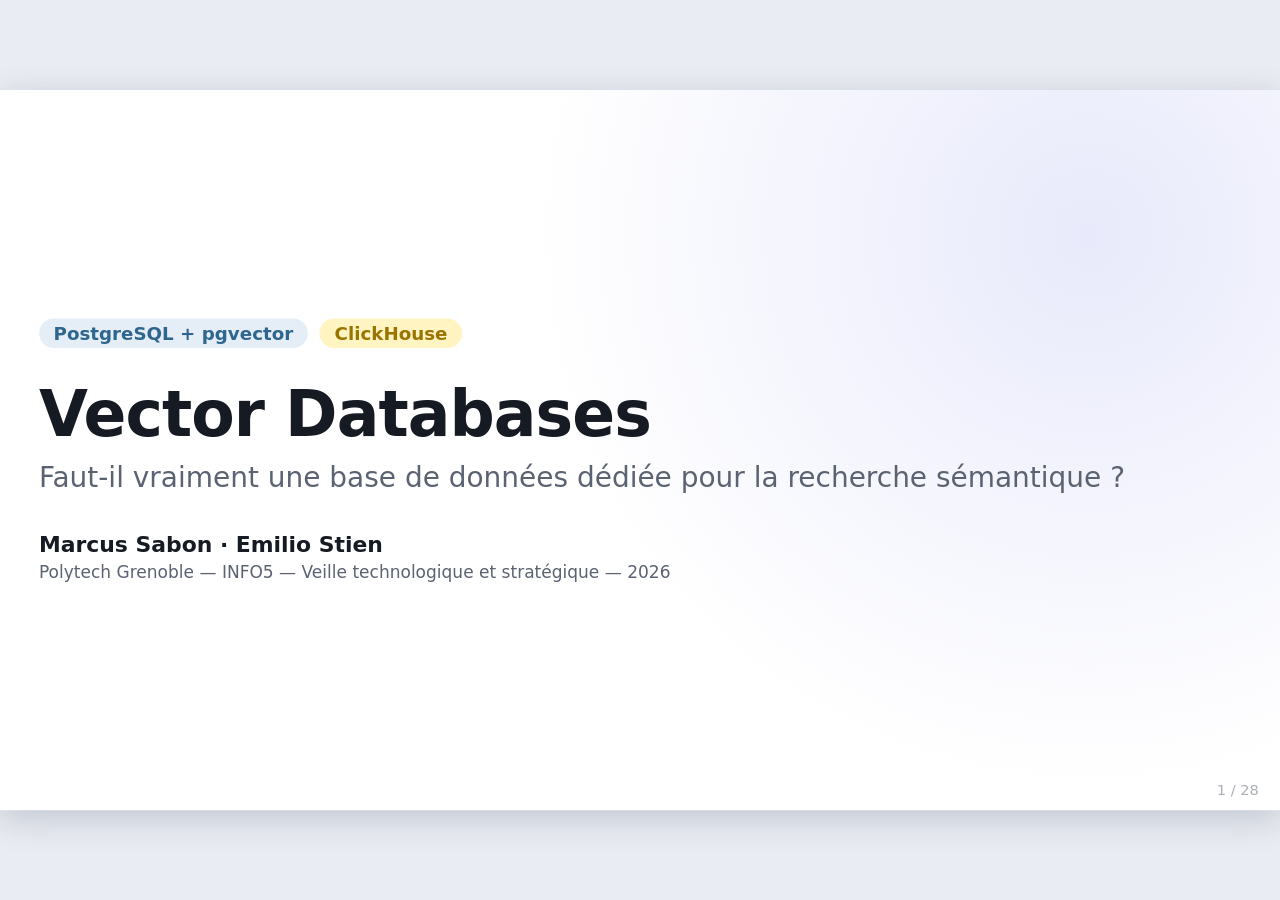
<file: presentation/remark.html>
<!doctype html>
<html lang="fr">
<head>
<meta charset="utf-8">
<meta name="viewport" content="width=device-width, initial-scale=1">
<title>Vector Databases — pgvector vs ClickHouse (remark)</title>
<link rel="stylesheet" href="theme.css">
<style>
  body { margin: 0; }
  .remark-slide-container { background: #e9ecf2; }
  .remark-slide-scaler { box-shadow: 0 8px 30px rgba(20, 30, 60, .18); }
  .remark-code-line-highlighted { background: rgba(57, 73, 171, .12); }
</style>
</head>
<body>
<textarea id="source">
class: title

&lt;div class="duo">&lt;span class="p">PostgreSQL + pgvector&lt;/span>&lt;span class="c">ClickHouse&lt;/span>&lt;/div>

# Vector Databases

&lt;div class="subtitle">Faut-il vraiment une base de données dédiée pour la recherche sémantique ?&lt;/div>

&lt;div class="authors">Marcus Sabon · Emilio Stien&lt;/div>
&lt;div class="context">Polytech Grenoble — INFO5 — Veille technologique et stratégique — 2026&lt;/div>

???
[Emilio] ⏱ 0:30
Bonjour à tous. Nous allons vous parler des bases de données vectorielles, le composant qui se cache derrière la plupart des applications d'IA générative actuelles.
Notre fil rouge : faut-il une base spécialisée, ou une base que l'on connaît déjà suffit-elle ? On répondra avec deux démonstrations : PostgreSQL + pgvector, et ClickHouse.

---

&lt;div class="kicker">Le problème&lt;/div>

## Retrouvez-moi « un robot qui tombe amoureux »

&lt;div class="cols">
&lt;div>
&lt;h3>Recherche par mots-clés&lt;/h3>
&lt;div class="result">SELECT titre FROM films&lt;br>WHERE synopsis ILIKE '%robot%'&lt;br>&amp;nbsp;&amp;nbsp;AND synopsis ILIKE '%amoureu%';&lt;br>&lt;br>&lt;span class="zero">→ 0 ligne&lt;/span>&lt;/div>
&lt;p class="small muted">Le synopsis de WALL-E parle d'un « petit automate solitaire » dont une sonde « fait battre le cœur de métal ». Aucun mot en commun.&lt;/p>
&lt;/div>
&lt;div>
&lt;h3>Recherche par le sens&lt;/h3>
&lt;div class="result">SELECT titre FROM films&lt;br>ORDER BY embedding &amp;lt;=&amp;gt; :requete&lt;br>LIMIT 3;&lt;br>&lt;br>&lt;span class="hit">→ WALL-E, Her, …&lt;/span>&lt;/div>
&lt;p class="small muted">On ne compare plus des mots, on compare des &lt;strong>vecteurs&lt;/strong> qui représentent le sens.&lt;/p>
&lt;/div>
&lt;/div>

???
[Emilio] ⏱ 1:30
Question à la salle : comment trouveriez-vous ce film avec une base classique ? LIKE ne marche pas : le synopsis ne contient ni "robot" ni "amoureux".
Le plein texte avec racinisation ne marche pas mieux. Il faut comparer le sens. C'est exactement ce que fait une base vectorielle.
⚠ Avant la séance : vérifier dans la démo que WALL-E et Her sortent bien en tête pour cette requête, et adapter la slide sinon.

---

&lt;div class="kicker">Plan — 35 minutes&lt;/div>

## Ce que nous allons voir

&lt;div class="steps">
&lt;div>&lt;strong>Comprendre&lt;/strong> — embeddings, distances, index ANN (HNSW) &lt;span class="tag">Emilio&lt;/span>&lt;/div>
&lt;div>&lt;strong>Marché et stratégie&lt;/strong> — acteurs, chronologie, consolidation &lt;span class="tag">Marcus&lt;/span>&lt;/div>
&lt;div>&lt;strong>PostgreSQL + pgvector&lt;/strong> — le vecteur dans une base transactionnelle, cas JHipster, &lt;em>démo 1&lt;/em> &lt;span class="tag pg">Emilio&lt;/span>&lt;/div>
&lt;div>&lt;strong>ClickHouse&lt;/strong> — le vecteur dans une base analytique, &lt;em>démo 2&lt;/em> &lt;span class="tag ch">Marcus&lt;/span>&lt;/div>
&lt;div>&lt;strong>Face à face&lt;/strong> — benchmark équitable, comparaison, arbre de décision &lt;span class="tag">Marcus &amp;amp; Emilio&lt;/span>&lt;/div>
&lt;div>&lt;strong>Regard critique et recommandations&lt;/strong> &lt;span class="tag">Marcus &amp;amp; Emilio&lt;/span>&lt;/div>
&lt;/div>

???
[Emilio] ⏱ 0:30
Six parties. Les deux démos sont au milieu, chacune juste après la présentation de sa technologie.

---

&lt;div class="kicker">1 · Comprendre&lt;/div>

## Un embedding : le sens transformé en coordonnées

&lt;div class="cols wide-right">
&lt;div>
&lt;p>Un &lt;strong>modèle d'embedding&lt;/strong> (réseau de neurones) transforme un texte en un vecteur de &lt;em>d&lt;/em> nombres.&lt;/p>
&lt;div class="result">« un robot qui tombe amoureux »&lt;br>→ [0.021, −0.087, 0.143, … ]&lt;br>&lt;span class="muted">384 nombres (valeurs illustratives)&lt;/span>&lt;/div>
&lt;p class="small">Deux textes de sens proche → deux points proches, &lt;strong>même sans mot commun&lt;/strong>, et même dans deux langues différentes.&lt;/p>
&lt;p class="tiny">Notre démo : &lt;code>paraphrase-multilingual-MiniLM-L12-v2&lt;/code> — 384 dimensions, ~50 langues, exécuté en local sur CPU.&lt;br>Blueprint JHipster : OpenAI &lt;code>text-embedding-3-small&lt;/code> — 1536 dimensions, API distante.&lt;/p>
&lt;/div>
&lt;div>
&lt;svg viewBox="0 0 600 400" role="img" aria-label="Projection 2D de films regroupés par genre">
&lt;rect x="0" y="0" width="600" height="400" rx="16" fill="#f4f6fa"/>
&lt;ellipse cx="180" cy="120" rx="130" ry="80" fill="#e5eef6"/>
&lt;text x="70" y="62" font-size="15" font-weight="700" fill="#2f6690">Science-fiction / Animation&lt;/text>
&lt;ellipse cx="460" cy="110" rx="105" ry="65" fill="#fde7e4"/>
&lt;text x="395" y="62" font-size="15" font-weight="700" fill="#c0392b">Horreur&lt;/text>
&lt;ellipse cx="170" cy="310" rx="120" ry="62" fill="#fff4c2"/>
&lt;text x="70" y="262" font-size="15" font-weight="700" fill="#9a7400">Comédie&lt;/text>
&lt;ellipse cx="450" cy="300" rx="115" ry="70" fill="#f6e6f2"/>
&lt;text x="395" y="246" font-size="15" font-weight="700" fill="#8e2f72">Romance&lt;/text>
&lt;g font-size="13" fill="#161a22">
&lt;circle cx="120" cy="110" r="7" fill="#2f6690"/>&lt;text x="94" y="96">Matrix&lt;/text>
&lt;circle cx="150" cy="150" r="7" fill="#2f6690"/>&lt;text x="98" y="172">Blade Runner&lt;/text>
&lt;circle cx="230" cy="100" r="7" fill="#2f6690"/>&lt;text x="212" y="88">Interstellar&lt;/text>
&lt;circle cx="265" cy="160" r="8" fill="#2f6690" stroke="#161a22" stroke-width="2"/>&lt;text x="236" y="186" font-weight="700">WALL-E&lt;/text>
&lt;circle cx="335" cy="215" r="8" fill="#2f6690" stroke="#161a22" stroke-width="2"/>&lt;text x="350" y="219" font-weight="700">Her&lt;/text>
&lt;circle cx="440" cy="100" r="7" fill="#c0392b"/>&lt;text x="418" y="88">Shining&lt;/text>
&lt;circle cx="500" cy="135" r="7" fill="#c0392b"/>&lt;text x="470" y="158">Conjuring&lt;/text>
&lt;circle cx="140" cy="300" r="7" fill="#9a7400"/>&lt;text x="96" y="325">Les Visiteurs&lt;/text>
&lt;circle cx="210" cy="320" r="7" fill="#9a7400"/>&lt;text x="190" y="345">Intouchables&lt;/text>
&lt;circle cx="430" cy="290" r="7" fill="#8e2f72"/>&lt;text x="402" y="315">Titanic&lt;/text>
&lt;circle cx="490" cy="320" r="7" fill="#8e2f72"/>&lt;text x="470" y="345">La La Land&lt;/text>
&lt;/g>
&lt;line x1="300" y1="182" x2="265" y2="160" stroke="#3949ab" stroke-width="2.5" stroke-dasharray="6 5"/>
&lt;line x1="300" y1="182" x2="335" y2="215" stroke="#3949ab" stroke-width="2.5" stroke-dasharray="6 5"/>
&lt;text x="300" y="191" font-size="30" text-anchor="middle" fill="#3949ab">★&lt;/text>
&lt;text x="300" y="236" font-size="13" font-weight="700" text-anchor="middle" fill="#3949ab">requête&lt;/text>
&lt;/svg>
&lt;p class="tiny center">Schéma : en réalité 384 dimensions, projetées en 2 D (onglet « Espace vectoriel » de la démo).&lt;/p>
&lt;/div>
&lt;/div>

???
[Emilio] ⏱ 2:00
Un embedding, c'est la sortie d'un réseau de neurones entraîné pour que des textes de sens proche donnent des vecteurs proches.
Les films se regroupent par genre alors que le modèle n'a jamais vu le genre : uniquement le titre et le synopsis.
La requête est vectorisée avec le même modèle : chercher, c'est trouver les points les plus proches de l'étoile.
Point important pour la suite : la base ne calcule pas les embeddings, c'est l'application qui le fait. La base stocke et cherche.

---

&lt;div class="kicker">1 · Comprendre&lt;/div>

## Mesurer la proximité

| Distance | Intuition | pgvector | ClickHouse |
|---|---|---|---|
| **Cosinus** | angle entre les vecteurs (0 = même direction) | `a &lt;=> b` | `cosineDistance(a, b)` |
| **Euclidienne (L2)** | distance « à vol d'oiseau » | `a &lt;-> b` | `L2Distance(a, b)` |
| **Produit scalaire** | alignement × normes | `a &lt;#> b` *(négatif)* | `dotProduct(a, b)` |
| **Manhattan (L1)** | somme des écarts | `a &lt;+> b` | `L1Distance(a, b)` |

&lt;div class="cols">
&lt;div class="card soft">&lt;h3>À retenir&lt;/h3>&lt;p>Avec des vecteurs &lt;strong>normalisés&lt;/strong> (norme 1), cosinus, L2 et produit scalaire donnent &lt;strong>le même classement&lt;/strong>. On choisit en général la distance pour laquelle le modèle a été entraîné : le cosinus.&lt;/p>&lt;/div>
&lt;div class="card soft">&lt;h3>Une requête vectorielle&lt;/h3>&lt;p>Toujours la même forme, dans les deux bases :&lt;br>&lt;code>ORDER BY distance(vecteur, requête) LIMIT k&lt;/code>&lt;br>c'est une recherche des &lt;strong>k plus proches voisins&lt;/strong> (k-NN).&lt;/p>&lt;/div>
&lt;/div>

???
[Emilio] ⏱ 1:30
Quatre distances, et la bonne nouvelle : les deux bases ont les mêmes, avec une syntaxe différente. PostgreSQL utilise des opérateurs, ClickHouse des fonctions.
Attention au piège de pgvector : &lt;#> renvoie le produit scalaire NÉGATIF, pour que ORDER BY croissant marche.

---

&lt;div class="kicker">1 · Comprendre&lt;/div>

## Le mur de la force brute

&lt;div class="cols c3 center">
&lt;div class="card soft">&lt;div class="big accent">10 M&lt;/div>&lt;p class="small">documents&lt;/p>&lt;/div>
&lt;div class="card soft">&lt;div class="big accent">× 1 536&lt;/div>&lt;p class="small">dimensions (float32)&lt;/p>&lt;/div>
&lt;div class="card soft">&lt;div class="big bad">61 Go&lt;/div>&lt;p class="small">à lire et multiplier&lt;br>&lt;strong>pour chaque requête&lt;/strong>&lt;/p>&lt;/div>
&lt;/div>

&lt;div class="cols">
&lt;div>
&lt;h3>k-NN exact&lt;/h3>
&lt;p class="small">Comparer la requête à &lt;em>tous&lt;/em> les vecteurs : coût O(n · d). Résultat parfait, mais linéaire en n.&lt;/p>
&lt;/div>
&lt;div>
&lt;h3>ANN : &lt;em>Approximate&lt;/em> Nearest Neighbors&lt;/h3>
&lt;p class="small">Un index qui n'explore qu'une petite partie des vecteurs. On accepte de rater quelques vrais voisins pour aller &lt;strong>100 à 1 000 fois&lt;/strong> plus vite.&lt;/p>
&lt;/div>
&lt;/div>

&lt;p class="quote small">La métrique clé n'est pas seulement la latence, c'est le couple &lt;strong>latence / recall&lt;/strong>&lt;br>&lt;span class="muted">recall@10 = part des 10 vrais plus proches voisins effectivement retrouvés.&lt;/span>&lt;/p>

???
[Emilio] ⏱ 1:30
Calcul simple : 10 millions × 1536 × 4 octets = 61 Go par requête. Impossible en temps réel.
D'où les index approchés. Toute la suite va tourner autour d'un compromis : plus on explore, meilleur est le recall, plus c'est lent.
Retenez le mot recall, on le mesurera dans notre benchmark.

---

&lt;div class="kicker">1 · Comprendre&lt;/div>

## HNSW : l'index qui a gagné

&lt;div class="cols wide-right">
&lt;div>
&lt;p class="small">&lt;strong>Hierarchical Navigable Small World&lt;/strong> (Malkov &amp;amp; Yashunin, 2016) : un graphe de proximité à plusieurs étages, comme des autoroutes au-dessus des routes locales.&lt;/p>
&lt;p class="small">On entre en haut, on saute vers le nœud le plus proche de la requête, on descend d'un étage, on recommence. En bas, on explore localement.&lt;/p>
&lt;table>
&lt;tr>&lt;th>Paramètre&lt;/th>&lt;th>Rôle&lt;/th>&lt;th>pgvector / ClickHouse&lt;/th>&lt;/tr>
&lt;tr>&lt;td>&lt;code>M&lt;/code>&lt;/td>&lt;td>voisins par nœud&lt;/td>&lt;td>16 / 32&lt;/td>&lt;/tr>
&lt;tr>&lt;td>&lt;code>ef_construction&lt;/code>&lt;/td>&lt;td>effort de construction&lt;/td>&lt;td>64 / 128&lt;/td>&lt;/tr>
&lt;tr>&lt;td>&lt;code>ef_search&lt;/code>&lt;/td>&lt;td>effort de recherche&lt;/td>&lt;td>40 / 256&lt;/td>&lt;/tr>
&lt;/table>
&lt;p class="tiny">Valeurs par défaut. Notre benchmark aligne les deux bases sur M = 16, ef_construction = 64.&lt;/p>
&lt;/div>
&lt;div>
&lt;svg viewBox="0 0 640 400" role="img" aria-label="Graphe HNSW à trois couches">
&lt;g font-size="13" fill="#5b6272">
&lt;rect x="10" y="20" width="620" height="80" rx="14" fill="#f4f6fa"/>&lt;text x="22" y="40">Couche 2 — peu de nœuds, longs sauts&lt;/text>
&lt;rect x="10" y="140" width="620" height="80" rx="14" fill="#f4f6fa"/>&lt;text x="22" y="160">Couche 1&lt;/text>
&lt;rect x="10" y="260" width="620" height="120" rx="14" fill="#f4f6fa"/>&lt;text x="22" y="280">Couche 0 — tous les vecteurs&lt;/text>
&lt;/g>
&lt;g stroke="#c5cbd8" stroke-width="2">
&lt;line x1="80" y1="68" x2="330" y2="68"/>&lt;line x1="330" y1="68" x2="560" y2="68"/>
&lt;line x1="80" y1="188" x2="190" y2="188"/>&lt;line x1="190" y1="188" x2="330" y2="188"/>&lt;line x1="330" y1="188" x2="450" y2="188"/>&lt;line x1="450" y1="188" x2="560" y2="188"/>&lt;line x1="190" y1="188" x2="450" y2="188" stroke-opacity="0"/>
&lt;line x1="50" y1="330" x2="80" y2="300"/>&lt;line x1="80" y1="300" x2="130" y2="335"/>&lt;line x1="130" y1="335" x2="190" y2="305"/>&lt;line x1="190" y1="305" x2="240" y2="340"/>&lt;line x1="240" y1="340" x2="290" y2="310"/>&lt;line x1="290" y1="310" x2="330" y2="345"/>&lt;line x1="330" y1="345" x2="380" y2="305"/>&lt;line x1="380" y1="305" x2="420" y2="340"/>&lt;line x1="420" y1="340" x2="450" y2="305"/>&lt;line x1="450" y1="305" x2="500" y2="335"/>&lt;line x1="500" y1="335" x2="530" y2="300"/>&lt;line x1="530" y1="300" x2="560" y2="340"/>&lt;line x1="560" y1="340" x2="600" y2="310"/>&lt;line x1="380" y1="305" x2="450" y2="305"/>&lt;line x1="450" y1="305" x2="530" y2="300"/>
&lt;/g>
&lt;g stroke="#3949ab" stroke-width="2" stroke-dasharray="5 5">
&lt;line x1="560" y1="76" x2="560" y2="180"/>&lt;line x1="450" y1="196" x2="450" y2="297"/>
&lt;/g>
&lt;g stroke="#3949ab" stroke-width="4" fill="none">
&lt;path d="M80 68 L330 68 L560 68"/>&lt;path d="M560 188 L450 188"/>
&lt;/g>
&lt;g fill="#8a93a6">
&lt;circle cx="80" cy="68" r="9" fill="#3949ab"/>&lt;circle cx="330" cy="68" r="9" fill="#3949ab"/>&lt;circle cx="560" cy="68" r="9" fill="#3949ab"/>
&lt;circle cx="80" cy="188" r="8"/>&lt;circle cx="190" cy="188" r="8"/>&lt;circle cx="330" cy="188" r="8"/>&lt;circle cx="450" cy="188" r="9" fill="#3949ab"/>&lt;circle cx="560" cy="188" r="9" fill="#3949ab"/>
&lt;circle cx="50" cy="330" r="7"/>&lt;circle cx="80" cy="300" r="7"/>&lt;circle cx="130" cy="335" r="7"/>&lt;circle cx="190" cy="305" r="7"/>&lt;circle cx="240" cy="340" r="7"/>&lt;circle cx="290" cy="310" r="7"/>&lt;circle cx="330" cy="345" r="7"/>&lt;circle cx="380" cy="305" r="7"/>&lt;circle cx="420" cy="340" r="7"/>&lt;circle cx="530" cy="300" r="7"/>&lt;circle cx="560" cy="340" r="7"/>&lt;circle cx="600" cy="310" r="7"/>
&lt;circle cx="450" cy="305" r="9" fill="#1f8a55"/>&lt;circle cx="500" cy="335" r="9" fill="#1f8a55"/>
&lt;/g>
&lt;text x="80" y="58" font-size="12" text-anchor="middle" fill="#3949ab" font-weight="700">entrée&lt;/text>
&lt;text x="474" y="330" font-size="26" text-anchor="middle" fill="#3949ab">★&lt;/text>
&lt;text x="474" y="370" font-size="13" text-anchor="middle" fill="#1f8a55" font-weight="700">plus proches voisins&lt;/text>
&lt;/svg>
&lt;/div>
&lt;/div>

???
[Emilio] ⏱ 2:00
HNSW est aujourd'hui l'index par défaut partout : pgvector, ClickHouse, Qdrant, Elasticsearch, etc.
L'intuition : la couche du haut contient peu de points reliés par de longs sauts ; on s'approche grossièrement de la cible puis on affine en descendant.
Coût : le graphe doit tenir en mémoire, et sa construction est coûteuse. C'est un point qu'on retrouvera dans les limites des deux bases.

---

&lt;div class="kicker">1 · Comprendre&lt;/div>

## Les autres leviers : partitionner, compresser

&lt;div class="cols c3">
&lt;div class="card soft">&lt;h3>IVF (inverted file)&lt;/h3>&lt;p>On découpe l'espace en &lt;em>listes&lt;/em> par k-means, on ne fouille que les plus proches (&lt;code>probes&lt;/code>).&lt;/p>&lt;p class="small muted">pgvector : &lt;code>ivfflat&lt;/code>. Construction rapide, recall plus sensible aux données.&lt;/p>&lt;/div>
&lt;div class="card soft">&lt;h3>Quantification&lt;/h3>&lt;p>Stocker chaque dimension sur moins de bits : float32 → bf16 (×2), int8 (×4), binaire (×32).&lt;/p>&lt;p class="small muted">pgvector : &lt;code>halfvec&lt;/code>, &lt;code>bit&lt;/code>. ClickHouse : &lt;code>bf16&lt;/code> par défaut, &lt;code>i8&lt;/code>, &lt;code>b1&lt;/code> + rescoring.&lt;/p>&lt;/div>
&lt;div class="card soft">&lt;h3>Sur disque&lt;/h3>&lt;p>Graphes conçus pour SSD (DiskANN) ou stockage objet, quand la RAM ne suffit plus.&lt;/p>&lt;p class="small muted">pgvectorscale (Timescale), Amazon S3 Vectors.&lt;/p>&lt;/div>
&lt;/div>

&lt;p class="small">Toutes ces techniques déplacent le même curseur : &lt;strong>mémoire ↔ vitesse ↔ recall&lt;/strong>.&lt;/p>

???
[Emilio] ⏱ 1:00 (diapo compressible si on est en retard)
Deux autres familles : partitionner l'espace, ou compresser les vecteurs. La quantification est devenue essentielle : ClickHouse stocke son graphe en bfloat16 par défaut, soit deux fois moins de mémoire.

---

&lt;div class="kicker">1 · Comprendre&lt;/div>

## Pourquoi tout le monde en parle : le RAG

&lt;svg viewBox="0 0 1000 250" role="img" aria-label="Chaîne RAG">
&lt;defs>&lt;marker id="ar" viewBox="0 0 10 10" refX="9" refY="5" markerWidth="7" markerHeight="7" orient="auto">&lt;path d="M0 0 L10 5 L0 10 z" fill="#5b6272"/>&lt;/marker>&lt;/defs>
&lt;g font-size="17" text-anchor="middle">
&lt;rect x="10" y="20" width="160" height="70" rx="12" fill="#f4f6fa"/>&lt;text x="90" y="52">Documents&lt;/text>&lt;text x="90" y="74" font-size="13" fill="#5b6272">PDF, wiki, tickets…&lt;/text>
&lt;rect x="215" y="20" width="160" height="70" rx="12" fill="#f4f6fa"/>&lt;text x="295" y="52">Découpage&lt;/text>&lt;text x="295" y="74" font-size="13" fill="#5b6272">chunks&lt;/text>
&lt;rect x="420" y="20" width="160" height="70" rx="12" fill="#e8eafb"/>&lt;text x="500" y="52">Embeddings&lt;/text>&lt;text x="500" y="74" font-size="13" fill="#5b6272">modèle&lt;/text>
&lt;rect x="625" y="20" width="200" height="200" rx="14" fill="#e8eafb" stroke="#3949ab" stroke-width="2"/>&lt;text x="725" y="110" font-weight="700" fill="#3949ab">Base vectorielle&lt;/text>&lt;text x="725" y="136" font-size="14" fill="#5b6272">stocke + top-k&lt;/text>
&lt;rect x="10" y="150" width="160" height="70" rx="12" fill="#f4f6fa"/>&lt;text x="90" y="182">Question&lt;/text>&lt;text x="90" y="204" font-size="13" fill="#5b6272">utilisateur&lt;/text>
&lt;rect x="420" y="150" width="160" height="70" rx="12" fill="#e8eafb"/>&lt;text x="500" y="182">Embedding&lt;/text>&lt;text x="500" y="204" font-size="13" fill="#5b6272">même modèle&lt;/text>
&lt;rect x="860" y="80" width="130" height="80" rx="12" fill="#e9f6ef"/>&lt;text x="925" y="114">LLM&lt;/text>&lt;text x="925" y="138" font-size="13" fill="#5b6272">réponse sourcée&lt;/text>
&lt;/g>
&lt;g stroke="#5b6272" stroke-width="2" marker-end="url(#ar)">
&lt;line x1="170" y1="55" x2="212" y2="55"/>&lt;line x1="375" y1="55" x2="417" y2="55"/>&lt;line x1="580" y1="55" x2="622" y2="55"/>
&lt;line x1="170" y1="185" x2="417" y2="185"/>&lt;line x1="580" y1="185" x2="622" y2="185"/>&lt;line x1="825" y1="120" x2="857" y2="120"/>
&lt;/g>
&lt;/svg>

&lt;div class="cols c4 small">
&lt;div>&lt;span class="tag accent">RAG&lt;/span>&lt;br>chatbot sur documentation interne&lt;/div>
&lt;div>&lt;span class="tag accent">Recommandation&lt;/span>&lt;br>« si vous avez aimé… »&lt;/div>
&lt;div>&lt;span class="tag accent">Dédoublonnage&lt;/span>&lt;br>tickets, fiches produits&lt;/div>
&lt;div>&lt;span class="tag accent">Multimodal&lt;/span>&lt;br>image ↔ texte, audio&lt;/div>
&lt;/div>

???
[Emilio] ⏱ 1:00
Le cas d'usage qui a tout déclenché en 2023 : le RAG. On donne au LLM les passages pertinents de vos documents, retrouvés par recherche vectorielle.
La base vectorielle est la mémoire à long terme de l'application. Je passe la parole à Marcus pour le marché.

---

&lt;div class="kicker">2 · Marché et stratégie&lt;/div>

## Trois familles d'acteurs

&lt;div class="cols c3">
&lt;div class="card accent">&lt;h3>Bases dédiées&lt;/h3>
&lt;p>&lt;span class="tag">Pinecone&lt;/span>&lt;span class="tag">Qdrant&lt;/span>&lt;span class="tag">Weaviate&lt;/span>&lt;span class="tag">Milvus / Zilliz&lt;/span>&lt;span class="tag">Chroma&lt;/span>&lt;/p>
&lt;p class="small">Conçues pour le vecteur : échelle, filtres, multi-tenant, serverless. Une brique de plus à opérer.&lt;/p>&lt;/div>
&lt;div class="card soft">&lt;h3>Bases existantes + vecteur&lt;/h3>
&lt;p>&lt;span class="tag pg">PostgreSQL / pgvector&lt;/span>&lt;span class="tag ch">ClickHouse&lt;/span>&lt;span class="tag">Elasticsearch&lt;/span>&lt;span class="tag">OpenSearch&lt;/span>&lt;span class="tag">MongoDB Atlas&lt;/span>&lt;span class="tag">Redis&lt;/span>&lt;span class="tag">Oracle 23ai&lt;/span>&lt;span class="tag">SQL Server 2025&lt;/span>&lt;span class="tag">DuckDB&lt;/span>&lt;/p>
&lt;p class="small">Le vecteur devient une colonne de plus, à côté des données métier.&lt;/p>&lt;/div>
&lt;div class="card soft">&lt;h3>Stockage objet&lt;/h3>
&lt;p>&lt;span class="tag">Amazon S3 Vectors&lt;/span>&lt;/p>
&lt;p class="small">GA en décembre 2025 : jusqu'à 2 milliards de vecteurs par index, ~100 ms pour les requêtes fréquentes, facturation à l'usage.&lt;/p>&lt;/div>
&lt;/div>

&lt;p class="small">&lt;strong>Notre sujet&lt;/strong> : deux représentants de la 2&lt;sup>e&lt;/sup> famille, aux philosophies opposées — une base &lt;span class="tag pg">transactionnelle&lt;/span> et une base &lt;span class="tag ch">analytique&lt;/span>.&lt;/p>

???
[Marcus] ⏱ 1:30
Le marché se structure en trois familles. Les pure players, nés entre 2019 et 2022. Les bases généralistes, qui ont toutes ajouté un type vecteur. Et depuis fin 2025, le stockage objet avec S3 Vectors, qui attaque par le coût.
Nous comparons deux représentants de la famille du milieu, choisis parce qu'ils sont à l'opposé : OLTP contre OLAP.

---

&lt;div class="kicker">2 · Marché et stratégie&lt;/div>

## Chronologie : de la ruée à la consolidation

&lt;div class="timeline">
&lt;div class="row">&lt;b>2016&lt;/b>&lt;span>Publication de HNSW (Malkov &amp;amp; Yashunin)&lt;/span>&lt;/div>
&lt;div class="row">&lt;b>2019&lt;/b>&lt;span>Création de Pinecone ; Milvus publié en open source&lt;/span>&lt;/div>
&lt;div class="row pg">&lt;b>2021&lt;/b>&lt;span>Première version de &lt;strong>pgvector&lt;/strong> (Andrew Kane)&lt;/span>&lt;/div>
&lt;div class="row">&lt;b>2023&lt;/b>&lt;span>Effet ChatGPT : Pinecone lève 100 M$ (valorisation 750 M$). &lt;strong>pgvector 0.5 ajoute HNSW&lt;/strong>&lt;/span>&lt;/div>
&lt;div class="row pg">&lt;b>2024&lt;/b>&lt;span>pgvector 0.7 : &lt;code>halfvec&lt;/code>, &lt;code>sparsevec&lt;/code>, quantification binaire — 0.8 : &lt;em>iterative index scans&lt;/em> (filtres)&lt;/span>&lt;/div>
&lt;div class="row">&lt;b>mai 2025&lt;/b>&lt;span>Databricks rachète Neon (Postgres serverless) pour ~1 Md$&lt;/span>&lt;/div>
&lt;div class="row ch">&lt;b>août 2025&lt;/b>&lt;span>&lt;strong>ClickHouse 25.8&lt;/strong> : index &lt;code>vector_similarity&lt;/code> (HNSW) utilisable en production&lt;/span>&lt;/div>
&lt;div class="row">&lt;b>déc. 2025&lt;/b>&lt;span>Amazon S3 Vectors en disponibilité générale&lt;/span>&lt;/div>
&lt;div class="row ch">&lt;b>janv. 2026&lt;/b>&lt;span>ClickHouse lève 400 M$ (valorisation 15 Md$) et rachète Langfuse (observabilité LLM)&lt;/span>&lt;/div>
&lt;div class="row">&lt;b>2026&lt;/b>&lt;span>Qdrant : série B de 50 M$ (mars, presse spécialisée). Pinecone aurait exploré une vente (presse, 2025)&lt;/span>&lt;/div>
&lt;div class="row pg">&lt;b>oct. 2026&lt;/b>&lt;span>pgvector 0.8.7 ; 0.9 en préparation (I/O asynchrones pour HNSW)&lt;/span>&lt;/div>
&lt;/div>

???
[Marcus] ⏱ 2:00
2023, c'est la ruée : tout le monde lève des fonds. Mais dès 2023, pgvector ajoute HNSW et rattrape l'essentiel du besoin.
2025-2026, c'est la consolidation : les acteurs de la donnée rachètent du Postgres (Databricks/Neon), ClickHouse se positionne sur l'IA avec Langfuse, AWS sort S3 Vectors.
Les chiffres de levée viennent de la presse ; ceux de Qdrant et Pinecone sont à prendre comme des signaux, pas comme des faits audités.

---

&lt;div class="kicker">2 · Marché et stratégie&lt;/div>

## Notre thèse : le vecteur devient un &lt;em>type&lt;/em>, plus un produit

&lt;div class="cols">
&lt;div class="card pg">&lt;h3>Ce qui la soutient&lt;/h3>
&lt;ul>
&lt;li>Chaque grande base a ajouté le vecteur entre 2023 et 2025&lt;/li>
&lt;li>Pas de synchronisation entre deux systèmes : une seule source de vérité, un seul backup, un seul contrôle d'accès&lt;/li>
&lt;li>Les clouds le proposent déjà en service managé (RDS, Cloud SQL, Azure, Supabase, Neon…)&lt;/li>
&lt;li>Pression sur les prix : AWS annonce jusqu'à −90 % avec S3 Vectors&lt;/li>
&lt;/ul>&lt;/div>
&lt;div class="card ch">&lt;h3>Ce qui la nuance&lt;/h3>
&lt;ul>
&lt;li>À des milliards de vecteurs et forte charge, les bases dédiées gardent une avance (sharding, filtres, multi-tenant)&lt;/li>
&lt;li>Les dédiées se repositionnent : recherche hybride, serverless, agents&lt;/li>
&lt;li>Une base généraliste partage CPU et RAM avec le reste de l'application&lt;/li>
&lt;/ul>&lt;/div>
&lt;/div>

&lt;p class="quote small">La question n'est plus « quelle base vectorielle ? » mais « &lt;strong>ma base actuelle suffit-elle ?&lt;/strong> »&lt;/p>

???
[Marcus] ⏱ 1:30
C'est la partie stratégique. Notre lecture : le vecteur suit le chemin du JSON il y a dix ans. Au début, il fallait MongoDB ; aujourd'hui, PostgreSQL a jsonb et c'est suffisant dans la majorité des cas.
Mais restons critiques : à très grande échelle, une base dédiée reste pertinente. On y reviendra avec l'arbre de décision.

---

&lt;div class="kicker">2 · Marché et stratégie&lt;/div>

## Carte de positionnement

&lt;svg viewBox="0 0 1000 470" role="img" aria-label="Carte de positionnement des solutions vectorielles">
&lt;rect x="90" y="20" width="880" height="390" rx="16" fill="#f4f6fa"/>
&lt;g stroke="#8a93a6" stroke-width="2">&lt;line x1="90" y1="410" x2="970" y2="410"/>&lt;line x1="90" y1="410" x2="90" y2="20"/>&lt;/g>
&lt;text x="530" y="450" font-size="17" text-anchor="middle" fill="#5b6272">Transactionnel (OLTP, mises à jour, ACID)  ⟶  Analytique (OLAP, gros volumes, agrégats)&lt;/text>
&lt;text x="40" y="215" font-size="17" text-anchor="middle" fill="#5b6272" transform="rotate(-90 40 215)">Millions  ⟶  Milliards de vecteurs&lt;/text>
&lt;g font-size="17" text-anchor="middle">
&lt;ellipse cx="250" cy="320" rx="150" ry="62" fill="#e5eef6" stroke="#2f6690" stroke-width="3"/>&lt;text x="250" y="315" font-weight="700" fill="#2f6690">PostgreSQL + pgvector&lt;/text>&lt;text x="250" y="340" font-size="14" fill="#5b6272">jointures, ACID, &amp;lt; dizaines de M&lt;/text>
&lt;ellipse cx="800" cy="170" rx="150" ry="62" fill="#fff4c2" stroke="#9a7400" stroke-width="3"/>&lt;text x="800" y="165" font-weight="700" fill="#9a7400">ClickHouse&lt;/text>&lt;text x="800" y="190" font-size="14" fill="#5b6272">vecteur + agrégats, append-only&lt;/text>
&lt;ellipse cx="510" cy="110" rx="150" ry="55" fill="#e8eafb"/>&lt;text x="510" y="105" font-weight="700" fill="#3949ab">Bases dédiées&lt;/text>&lt;text x="510" y="129" font-size="14" fill="#5b6272">Pinecone, Qdrant, Milvus, Weaviate&lt;/text>
&lt;ellipse cx="790" cy="60" rx="110" ry="32" fill="#ffffff" stroke="#8a93a6" stroke-dasharray="6 5"/>&lt;text x="790" y="66" fill="#5b6272">S3 Vectors (archive)&lt;/text>
&lt;ellipse cx="520" cy="270" rx="135" ry="48" fill="#ffffff" stroke="#8a93a6"/>&lt;text x="520" y="266" fill="#161a22">Elasticsearch / OpenSearch&lt;/text>&lt;text x="520" y="289" font-size="14" fill="#5b6272">plein texte + vecteur&lt;/text>
&lt;ellipse cx="270" cy="185" rx="140" ry="44" fill="#ffffff" stroke="#8a93a6"/>&lt;text x="270" y="181" fill="#161a22">MongoDB, Oracle, SQL Server&lt;/text>&lt;text x="270" y="203" font-size="14" fill="#5b6272">le vecteur chez l'existant&lt;/text>
&lt;/g>
&lt;/svg>
&lt;p class="tiny">Lecture qualitative issue de notre analyse, pas d'une mesure.&lt;/p>

???
[Marcus] ⏱ 1:00
Sur cette carte, nos deux candidats sont aux coins opposés. pgvector : là où vivent déjà vos données métier, avec transactions et jointures. ClickHouse : là où vivent les logs, les événements, les gros volumes.
Après la démo, on verra si cette intuition se vérifie. Emilio, pgvector.

---

&lt;div class="kicker pg">3 · PostgreSQL + pgvector&lt;/div>

## pgvector en bref

&lt;div class="cols wide-left">
&lt;div>
&lt;ul class="small">
&lt;li>&lt;strong>Extension C&lt;/strong> pour PostgreSQL 13+ (14+ à partir de 0.9), licence PostgreSQL — open source&lt;/li>
&lt;li>Créée par Andrew Kane en 2021 ; version 0.8.7 (octobre 2026)&lt;/li>
&lt;li>&lt;strong>Types&lt;/strong> : &lt;code>vector&lt;/code> (jusqu'à 16 000 dim.), &lt;code>halfvec&lt;/code>, &lt;code>bit&lt;/code>, &lt;code>sparsevec&lt;/code>&lt;/li>
&lt;li>&lt;strong>Index&lt;/strong> : HNSW et IVFFlat — indexables jusqu'à &lt;strong>2 000 dim.&lt;/strong> en &lt;code>vector&lt;/code>, 4 000 en &lt;code>halfvec&lt;/code>&lt;/li>
&lt;li>&lt;strong>Distances&lt;/strong> : &lt;code>&amp;lt;-&amp;gt;&lt;/code> L2, &lt;code>&amp;lt;=&amp;gt;&lt;/code> cosinus, &lt;code>&amp;lt;#&amp;gt;&lt;/code> produit scalaire, &lt;code>&amp;lt;+&amp;gt;&lt;/code> L1, Hamming, Jaccard&lt;/li>
&lt;li>0.8 : &lt;em>iterative index scans&lt;/em> — l'index continue s'il manque des résultats après un &lt;code>WHERE&lt;/code>&lt;/li>
&lt;/ul>
&lt;/div>
&lt;div class="card pg">
&lt;h3>Disponible partout&lt;/h3>
&lt;p>&lt;span class="tag pg">AWS RDS / Aurora&lt;/span>&lt;span class="tag pg">Google Cloud SQL&lt;/span>&lt;span class="tag pg">AlloyDB&lt;/span>&lt;span class="tag pg">Azure PostgreSQL&lt;/span>&lt;span class="tag pg">Supabase&lt;/span>&lt;span class="tag pg">Neon&lt;/span>&lt;/p>
&lt;p class="small">L'argument décisif : &lt;strong>aucune nouvelle infrastructure&lt;/strong>. Si vous avez PostgreSQL, vous avez déjà une base vectorielle.&lt;/p>
&lt;/div>
&lt;/div>

???
[Emilio] ⏱ 1:30
pgvector est une simple extension : CREATE EXTENSION vector, et c'est tout.
Retenez la limite des 2000 dimensions indexables : elle aura une conséquence sur le blueprint JHipster dans deux diapos.

---

&lt;div class="kicker pg">3 · PostgreSQL + pgvector&lt;/div>

## Le vecteur, une colonne comme les autres

```sql
CREATE EXTENSION vector;

CREATE TABLE films (
    id        int PRIMARY KEY,
    titre     text,
    annee     int,
    pays      text,
    synopsis  text,
    embedding vector(384)                       -- le type apporté par pgvector
);

CREATE INDEX ON films USING hnsw (embedding vector_cosine_ops)
    WITH (m = 16, ef_construction = 64);

-- Recherche hybride : filtre SQL classique + similarité, dans une seule requête
SELECT titre, annee, embedding &lt;=> $1 AS distance
FROM films
WHERE annee >= 2000 AND pays = 'France'
ORDER BY embedding &lt;=> $1
LIMIT 5;
```

???
[Emilio] ⏱ 1:00
Tout est du SQL standard. Le vecteur vit dans la même ligne que le titre : pas de synchronisation, et un INSERT est atomique.
Le $1, c'est le vecteur de la requête, calculé par l'application.

---

&lt;div class="kicker pg">3 · PostgreSQL + pgvector — cas industriel&lt;/div>

## Le blueprint JHipster &lt;code>generator-jhipster-ai-postgresql&lt;/code>

&lt;div class="cols wide-right">
&lt;div class="small">
&lt;p>Blueprint open source (Saathratri, licence MIT) pour JHipster 9 : on &lt;strong>annote&lt;/strong> un champ dans le modèle JDL…&lt;/p>
&lt;pre>&lt;code class="language-text">entity Tag {
  name String required
  @customAnnotation("VECTOR")
  @customAnnotation("1536")
  nameEmbedding Blob
}&lt;/code>&lt;/pre>
&lt;p>… et il génère tout : colonne &lt;code>vector(1536)&lt;/code> et index HNSW (Liquibase), Spring AI + OpenAI &lt;code>text-embedding-3-small&lt;/code>, embedding recalculé à chaque création / modification, migration au démarrage, barre « AI Search » en Angular, tests d'intégration.&lt;/p>
&lt;/div>
&lt;div>
&lt;img class="screenshot" src="img/jhipster-ai-search.png" alt="Recherche sémantique dans une application générée par le blueprint">
&lt;p class="tiny">Capture du dépôt du blueprint : la recherche « Boat » sur les descriptions remonte « Cats — &lt;em>Usually don't prefer being in water&lt;/em> ».&lt;/p>
&lt;/div>
&lt;/div>

???
[Emilio] ⏱ 1:30
C'est le dépôt qui nous a été fourni. Il montre ce qu'est pgvector en contexte industriel : on ne l'utilise pas à la main, on l'intègre dans une chaîne de génération de code.
Regardez la capture : "Boat" trouve "Cats" via la notion d'eau. C'est à la fois la force et la faiblesse de la recherche sémantique : c'est lié, mais est-ce pertinent ?

---

&lt;div class="kicker pg">3 · PostgreSQL + pgvector — cas industriel&lt;/div>

## Regard critique sur le blueprint

&lt;div class="cols">
&lt;div class="card pg">&lt;h3>Points forts&lt;/h3>
&lt;ul>
&lt;li>Industrialisation : schéma, index, API, UI et tests générés&lt;/li>
&lt;li>Index HNSW cosinus créé automatiquement&lt;/li>
&lt;li>Rattrapage des embeddings manquants au démarrage&lt;/li>
&lt;li>Mode « fake » déterministe : tests sans clé ni réseau&lt;/li>
&lt;/ul>&lt;/div>
&lt;div class="card soft">&lt;h3>Points de vigilance&lt;/h3>
&lt;ul>
&lt;li>Appel HTTP à OpenAI &lt;strong>dans la transaction&lt;/strong> du &lt;code>save()&lt;/code> : latence, coût, panne externe sur le chemin d'écriture&lt;/li>
&lt;li>Données envoyées à un tiers hors UE → question &lt;strong>RGPD&lt;/strong> et souveraineté&lt;/li>
&lt;li>Seuil de distance &lt;strong>0,8 codé en dur&lt;/strong>, non calibré (d'où « Boat » → « Cats »)&lt;/li>
&lt;li>&lt;code>text-embedding-3-large&lt;/code> (3 072 dim.) dépasserait les 2 000 dim. indexables → &lt;code>halfvec&lt;/code> obligatoire&lt;/li>
&lt;li>Changer de modèle = revectoriser toute la base ; pas de recherche hybride plein texte + vecteur&lt;/li>
&lt;/ul>&lt;/div>
&lt;/div>

???
[Emilio] ⏱ 1:30
Notre regard d'ingénieur : c'est un excellent accélérateur, mais certains choix ne passeraient pas en production chez nous.
Le plus important : l'appel réseau vers OpenAI dans la transaction. Une solution classique : écrire la ligne, puis calculer l'embedding de façon asynchrone (file de messages, outbox).
Et le seuil fixe : il faudrait le calibrer sur un jeu de requêtes annotées.

---

class: demo

&lt;div class="kicker pg">Démo 1 · 6 min&lt;/div>

# PostgreSQL + pgvector

&lt;div class="steps demo-steps pg">
&lt;div>&lt;strong>Interface&lt;/strong> — « un robot qui tombe amoureux » : plein texte (0 ou mauvais résultats) vs pgvector&lt;/div>
&lt;div>&lt;strong>Multilingue&lt;/strong> — « a heist movie with a clever crew » retrouve Ocean's Eleven et Heat&lt;/div>
&lt;div>&lt;strong>Hybride&lt;/strong> — mêmes requêtes, filtrées par pays et par année : du SQL normal&lt;/div>
&lt;div>&lt;strong>psql&lt;/strong> — &lt;code>INSERT&lt;/code> d'un film dans une transaction, visible immédiatement, puis &lt;code>ROLLBACK&lt;/code>&lt;/div>
&lt;div>&lt;strong>Preuve&lt;/strong> — &lt;code>EXPLAIN ANALYZE&lt;/code> : &lt;em>Index Scan using films_embedding_hnsw&lt;/em>&lt;/div>
&lt;/div>

&lt;p class="url">http://localhost:8000 · demo/sql/1_postgres_pgvector.sql&lt;/p>

???
[Emilio] ⏱ 6:00 — voir DEROULE-DEMO.md, section Démo 1.
Plan B : vidéo pré-enregistrée demo1.mp4.

---

&lt;div class="kicker ch">4 · ClickHouse&lt;/div>

## ClickHouse en bref

&lt;div class="cols wide-left">
&lt;div>
&lt;ul class="small">
&lt;li>&lt;strong>SGBD analytique en colonnes&lt;/strong>, open source (Apache 2.0) ; né chez Yandex, ouvert en 2016, société ClickHouse Inc. depuis 2021&lt;/li>
&lt;li>Pas de type dédié : un vecteur est un &lt;code>Array(Float32)&lt;/code> (ou &lt;code>BFloat16&lt;/code>, &lt;code>Float64&lt;/code>)&lt;/li>
&lt;li>Fonctions &lt;code>cosineDistance&lt;/code>, &lt;code>L2Distance&lt;/code>, &lt;code>dotProduct&lt;/code>… exécutées en &lt;strong>SIMD&lt;/strong> sur des colonnes compressées : la force brute est déjà très rapide&lt;/li>
&lt;li>Index &lt;code>vector_similarity&lt;/code> : &lt;strong>HNSW&lt;/strong> (bibliothèque USearch), disponible à partir de la 25.8&lt;/li>
&lt;li>Graphe quantifié en &lt;code>bf16&lt;/code> par défaut (aussi &lt;code>i8&lt;/code>, &lt;code>b1&lt;/code>) avec &lt;em>rescoring&lt;/em> en pleine précision&lt;/li>
&lt;li>Nouveau type &lt;code>QBit&lt;/code> : la précision est choisie &lt;strong>au moment de la requête&lt;/strong>&lt;/li>
&lt;/ul>
&lt;/div>
&lt;div class="card ch">
&lt;h3>Sa vraie force&lt;/h3>
&lt;p class="small">Combiner dans &lt;strong>une seule requête&lt;/strong> une recherche vectorielle et de l'analytique massive : agrégats, fenêtres, jointures sur des milliards de lignes d'événements.&lt;/p>
&lt;p class="small">Cas typiques : observabilité de LLM (Langfuse), logs, détection de fraude, analyse de catalogues.&lt;/p>
&lt;/div>
&lt;/div>

???
[Marcus] ⏱ 1:30
ClickHouse n'est pas une base vectorielle : c'est une base analytique qui a ajouté des vecteurs. Sa philosophie : scanner très vite plutôt que d'indexer finement.
Son rachat de Langfuse en janvier 2026 montre la stratégie : être la base des traces et évaluations des applications d'IA.

---

&lt;div class="kicker ch">4 · ClickHouse&lt;/div>

## Le même besoin, en SQL ClickHouse

```sql
CREATE TABLE films (
    id        UInt32,
    titre     String,
    annee     UInt16,
    genre     LowCardinality(String),
    embedding Array(Float32) CODEC(NONE),
    INDEX idx_embedding embedding
        TYPE vector_similarity('hnsw', 'cosineDistance', 384)    -- algo, distance, dimensions
) ENGINE = MergeTree ORDER BY id;

-- Recherche + analytique : « quels genres et quelles décennies parmi les 20 plus proches ? »
SELECT genre, count() AS nb, arraySort(groupUniqArray(intDiv(annee, 10) * 10)) AS decennies
FROM (
    WITH {requete:Array(Float32)} AS ref
    SELECT genre, annee FROM films
    ORDER BY cosineDistance(embedding, ref) ASC
    LIMIT 20
)
GROUP BY genre ORDER BY nb DESC;
```

???
[Marcus] ⏱ 1:00
La syntaxe change peu. La différence est dans la seconde requête : on agrège le résultat d'une recherche vectorielle comme n'importe quelle table. C'est ce que nous montrerons en démo.

---

&lt;div class="kicker ch">4 · ClickHouse&lt;/div>

## Ce que la documentation ne met pas en avant

&lt;div class="cols">
&lt;div class="card ch">&lt;h3>Architecture&lt;/h3>
&lt;ul>
&lt;li>Un graphe HNSW &lt;strong>par part&lt;/strong> de la table : beaucoup de parts = beaucoup de graphes interrogés&lt;/li>
&lt;li>Index construit à l'insertion &lt;strong>et&lt;/strong> à chaque fusion de parts : écriture plus coûteuse&lt;/li>
&lt;li>Le graphe doit tenir en mémoire (cache de 5 Go par défaut)&lt;/li>
&lt;/ul>&lt;/div>
&lt;div class="card soft">&lt;h3>Utilisation&lt;/h3>
&lt;ul>
&lt;li>Forme imposée : référence constante, &lt;code>ORDER BY&lt;/code> sur la même distance, &lt;code>LIMIT&lt;/code> ≤ 100 par défaut&lt;/li>
&lt;li>Filtres en &lt;strong>post-filtrage&lt;/strong> par défaut : peut renvoyer moins de k lignes&lt;/li>
&lt;li>Pas de transactions multi-requêtes ; mises à jour et suppressions coûteuses (parts relues sans index)&lt;/li>
&lt;/ul>&lt;/div>
&lt;/div>

???
[Marcus] ⏱ 1:00 (compressible)
Ce sont les pièges que nous avons rencontrés en préparant la démo, documentés dans la page officielle mais pas mis en avant.
Le post-filtrage est le plus traître : on demande 10 résultats filtrés, on peut en recevoir 3.

---

class: demo

&lt;div class="kicker">Démo 2 · 6 min&lt;/div>

# ClickHouse

&lt;div class="steps demo-steps ch">
&lt;div>&lt;strong>Interface&lt;/strong> — même requête, même vecteur : résultats identiques, latences comparées&lt;/div>
&lt;div>&lt;strong>Analytique&lt;/strong> — panneau « 20 plus proches » : genres, décennies, pays en une requête&lt;/div>
&lt;div>&lt;strong>ClickHouse Play&lt;/strong> — centroïde de chaque genre et genre le plus proche de chaque requête&lt;/div>
&lt;div>&lt;strong>Preuve&lt;/strong> — &lt;code>EXPLAIN indexes = 1&lt;/code> : &lt;em>Skip … vector_similarity&lt;/em>&lt;/div>
&lt;div>&lt;strong>Force brute&lt;/strong> — 1 million de vecteurs générés dans la base puis interrogés sans index&lt;/div>
&lt;/div>

&lt;p class="url">http://localhost:8123/play · demo/sql/2_clickhouse.sql&lt;/p>

???
[Marcus] ⏱ 6:00 — voir DEROULE-DEMO.md, section Démo 2.
Plan B : vidéo pré-enregistrée demo2.mp4.

---

&lt;div class="kicker">5 · Face à face&lt;/div>

## Un benchmark équitable

&lt;div class="cols wide-right">
&lt;div class="small">
&lt;h3>Protocole (&lt;code>bench.py&lt;/code>)&lt;/h3>
&lt;ul>
&lt;li>Même machine, mêmes données : 100 000 vecteurs × 384, en grappes, normalisés&lt;/li>
&lt;li>Vérité terrain : k-NN exact calculé avec NumPy&lt;/li>
&lt;li>Même index : HNSW, M = 16, ef_construction = 64, float32&lt;/li>
&lt;li>Mesures : ingestion, construction d'index, latence p50/p95 (1 client), &lt;strong>recall@10&lt;/strong>, taille&lt;/li>
&lt;/ul>
&lt;p class="tiny">Limites : données synthétiques, un seul client, une machine portable. Ce n'est pas un classement universel.&lt;/p>
&lt;/div>
&lt;div>
&lt;table>
&lt;tr>&lt;th>Mesure&lt;/th>&lt;th>pgvector&lt;/th>&lt;th>ClickHouse&lt;/th>&lt;/tr>
&lt;tr>&lt;td>Ingestion&lt;/td>&lt;td>… s&lt;/td>&lt;td>… s&lt;/td>&lt;/tr>
&lt;tr>&lt;td>Recherche exacte (p50)&lt;/td>&lt;td>… ms&lt;/td>&lt;td>… ms&lt;/td>&lt;/tr>
&lt;tr>&lt;td>Construction HNSW&lt;/td>&lt;td>… s&lt;/td>&lt;td>… s&lt;/td>&lt;/tr>
&lt;tr>&lt;td>HNSW ef=40 : p50 / recall&lt;/td>&lt;td>… ms / …&lt;/td>&lt;td>… ms / …&lt;/td>&lt;/tr>
&lt;tr>&lt;td>HNSW ef=200 : p50 / recall&lt;/td>&lt;td>… ms / …&lt;/td>&lt;td>… ms / …&lt;/td>&lt;/tr>
&lt;tr>&lt;td>Taille de l'index&lt;/td>&lt;td>… Mo&lt;/td>&lt;td>… Mo&lt;/td>&lt;/tr>
&lt;/table>
&lt;p class="tiny">Valeurs à reporter depuis &lt;code>demo/results/bench.md&lt;/code> (mesurées sur notre machine).&lt;/p>
&lt;/div>
&lt;/div>

???
[Marcus] ⏱ 2:00
Nous avons écrit notre propre benchmark plutôt que de reprendre les chiffres des éditeurs.
Ce qu'on observe en général (à confirmer avec vos chiffres) : ClickHouse est très bon en force brute grâce au SIMD et au stockage colonne ; pgvector a une latence HNSW très faible en lecture unitaire ; le recall monte avec ef_search dans les deux cas.
⚠ Remplir le tableau avec results/bench.md avant la présentation.

---

&lt;div class="kicker">5 · Face à face&lt;/div>

## Comparaison

| Critère | PostgreSQL + pgvector | ClickHouse |
|---|---|---|
| Modèle | &lt;span class="ok">OLTP&lt;/span>, stockage en lignes | &lt;span class="ok">OLAP&lt;/span>, stockage en colonnes |
| Type vecteur | `vector`, `halfvec`, `bit`, `sparsevec` | `Array(Float32 / BFloat16)`, `QBit` |
| Index ANN | HNSW, IVFFlat | HNSW (`vector_similarity`) |
| Transactions ACID, `UPDATE` / `DELETE` | &lt;span class="ok">oui, natifs&lt;/span> | &lt;span class="ko">non&lt;/span> / &lt;span class="mid">coûteux&lt;/span> |
| Filtres + vecteur | &lt;span class="ok">bon&lt;/span> (iterative scans 0.8) | &lt;span class="mid">post-filtrage par défaut&lt;/span> |
| Force brute | &lt;span class="mid">correcte&lt;/span> (parallèle) | &lt;span class="ok">excellente&lt;/span> (SIMD, colonnes) |
| Agrégats sur les résultats | &lt;span class="mid">possible, lent à grande échelle&lt;/span> | &lt;span class="ok">point fort&lt;/span> |
| Échelle confortable | &lt;span class="mid">jusqu'à quelques dizaines de M&lt;/span> | &lt;span class="ok">centaines de M et plus&lt;/span> |
| Écosystème managé | &lt;span class="ok">tous les clouds&lt;/span> | &lt;span class="mid">ClickHouse Cloud, auto-hébergé&lt;/span> |

???
[Emilio] ⏱ 1:30
Le résumé : pgvector gagne sur tout ce qui est transactionnel et intégration ; ClickHouse sur le volume et l'analytique.
Les ordres de grandeur d'échelle sont des ordres de grandeur d'usage confortable, pas des limites dures.

---

&lt;div class="kicker">5 · Face à face&lt;/div>

## Arbre de décision

&lt;div class="cols c4">
&lt;div class="card pg">&lt;h3>PostgreSQL + pgvector&lt;/h3>&lt;p class="small">Vous avez déjà PostgreSQL, des données métier qui changent, besoin de jointures et de transactions, moins de quelques dizaines de millions de vecteurs.&lt;/p>&lt;p class="small">&lt;strong>→ le choix par défaut&lt;/strong>&lt;/p>&lt;/div>
&lt;div class="card ch">&lt;h3>ClickHouse&lt;/h3>&lt;p class="small">Logs, événements, traces de LLM, gros volumes surtout en ajout, besoin d'agréger ou d'analyser les résultats de recherche.&lt;/p>&lt;p class="small">&lt;strong>→ le vecteur au service de l'analytique&lt;/strong>&lt;/p>&lt;/div>
&lt;div class="card accent">&lt;h3>Base dédiée&lt;/h3>&lt;p class="small">Centaines de millions à milliards de vecteurs, forte charge, filtres complexes à faible latence, multi-tenant, équipe pour l'opérer.&lt;/p>&lt;p class="small">&lt;strong>→ quand l'échelle l'exige&lt;/strong>&lt;/p>&lt;/div>
&lt;div class="card soft">&lt;h3>S3 Vectors&lt;/h3>&lt;p class="small">Très gros volumes rarement interrogés, coût de stockage prioritaire, latence de l'ordre de 100 ms acceptable.&lt;/p>&lt;p class="small">&lt;strong>→ l'archive vectorielle&lt;/strong>&lt;/p>&lt;/div>
&lt;/div>

???
[Marcus] ⏱ 1:00
Si vous ne retenez qu'une diapo : commencez par la base que vous avez déjà, et ne changez que si une mesure vous y oblige.

---

&lt;div class="kicker">6 · Regard critique&lt;/div>

## Ce que l'on ne vous dit pas

&lt;div class="cols">
&lt;div>
&lt;h3>Sur les bases&lt;/h3>
&lt;ul class="small">
&lt;li>Les benchmarks d'éditeurs sont du marketing : mesurer &lt;strong>sur ses données&lt;/strong> (ANN-Benchmarks, VectorDBBench, ou notre &lt;code>bench.py&lt;/code>)&lt;/li>
&lt;li>L'index HNSW vit en RAM : c'est elle qui coûte, pas le disque&lt;/li>
&lt;li>Le vecteur seul est souvent battu par l'&lt;strong>hybride&lt;/strong> plein texte + vecteur (fusion RRF)&lt;/li>
&lt;/ul>
&lt;/div>
&lt;div>
&lt;h3>Sur la recherche sémantique&lt;/h3>
&lt;ul class="small">
&lt;li>Un bon &lt;strong>recall&lt;/strong> n'est pas une bonne &lt;strong>pertinence&lt;/strong> : « Boat » → « Cats »&lt;/li>
&lt;li>La qualité dépend d'abord du &lt;strong>modèle d'embedding&lt;/strong> et du découpage, pas de la base&lt;/li>
&lt;li>Changer de modèle oblige à tout revectoriser : un verrouillage discret&lt;/li>
&lt;li>Un embedding n'est pas anonyme : on peut reconstruire une partie du texte (Morris et al., 2023)&lt;/li>
&lt;/ul>
&lt;/div>
&lt;/div>

???
[Emilio] ⏱ 1:30
Notre esprit critique. Le plus important : la base est rarement le facteur limitant de la qualité ; c'est le modèle d'embedding et la façon de découper les documents.
Et sur la vie privée : stocker des embeddings de données personnelles, c'est stocker des données personnelles.

---

&lt;div class="kicker">Conclusion&lt;/div>

## Notre recommandation

&lt;div class="cols c3">
&lt;div class="card pg">&lt;div class="big pg">1&lt;/div>&lt;h3>Par défaut : pgvector&lt;/h3>&lt;p class="small">Pas de nouvelle infrastructure, SQL, ACID, managé partout. Suffisant pour la grande majorité des applications.&lt;/p>&lt;/div>
&lt;div class="card ch">&lt;div class="big ch">2&lt;/div>&lt;h3>Pour l'analytique : ClickHouse&lt;/h3>&lt;p class="small">Quand le vecteur rencontre des volumes d'événements et qu'il faut agréger ce que l'on trouve.&lt;/p>&lt;/div>
&lt;div class="card accent">&lt;div class="big accent">3&lt;/div>&lt;h3>Mesurer avant de migrer&lt;/h3>&lt;p class="small">Une base dédiée se justifie par un chiffre (volume, latence, coût), pas par une tendance.&lt;/p>&lt;/div>
&lt;/div>

&lt;p class="quote">« La meilleure base vectorielle est souvent celle que vous avez déjà. »&lt;/p>

???
[Marcus] ⏱ 1:00
Pour conclure : le marché des bases vectorielles a connu une ruée en 2023 et se consolide autour des bases généralistes. Le vecteur devient un type de données.
Merci, nous prenons vos questions.

---

class: title

# Merci — questions ?

&lt;div class="subtitle">Code de la démo : &lt;code>docker compose up&lt;/code> puis http://localhost:8000&lt;/div>

&lt;div class="small">
&lt;p>&lt;strong>Sources principales&lt;/strong>&lt;/p>
&lt;p class="tiny">
pgvector — github.com/pgvector/pgvector (README, CHANGELOG) ·
ClickHouse — clickhouse.com/docs/engines/table-engines/mergetree-family/annindexes ·
Blueprint — github.com/saathratri/generator-jhipster-ai-postgresql ·
Malkov &amp;amp; Yashunin, &lt;em>Efficient and robust approximate nearest neighbor search using HNSW graphs&lt;/em>, arXiv:1603.09320 ·
Morris et al., &lt;em>Text Embeddings Reveal (Almost) As Much As Text&lt;/em>, EMNLP 2023 ·
AWS, &lt;em>Amazon S3 Vectors is now generally available&lt;/em>, déc. 2025 ·
SiliconANGLE, &lt;em>ClickHouse raises $400M, acquires Langfuse&lt;/em>, 16 janv. 2026 ·
ANN-Benchmarks — ann-benchmarks.com · VectorDBBench — github.com/zilliztech/VectorDBBench ·
Modèle — huggingface.co/sentence-transformers/paraphrase-multilingual-MiniLM-L12-v2
&lt;/p>
&lt;/div>

&lt;div class="authors">Marcus Sabon · Emilio Stien — Polytech Grenoble INFO5&lt;/div>

???
[Marcus &amp; Emilio] Questions. Garder l'interface de démo ouverte pour répondre en direct (ex. : une requête proposée par la salle).
</textarea>
<script src="lib/remark/remark.min.js"></script>
<script>
  remark.create({
    ratio: "16:9",
    highlightLanguage: "sql",
    highlightStyle: "github",
    countIncrementalSlides: false,
    slideNumberFormat: "%current% / %total%"
  });
</script>
</body>
</html>
</file>
<file: presentation/theme.css>
/* =====================================================================
   Thème commun reveal.js + remark — « Vector Databases »
   Les mêmes classes servent aux deux moteurs ; seules les tailles de base diffèrent.
   ===================================================================== */
:root {
  --bg: #ffffff;
  --ink: #161a22;
  --muted: #5b6272;
  --line: #e4e7ee;
  --soft: #f4f6fa;
  --accent: #3949ab;
  --accent-soft: #e8eafb;
  --pg: #2f6690;
  --pg-soft: #e5eef6;
  --ch: #9a7400;
  --ch-soft: #fff4c2;
  --ch-strong: #f6d13a;
  --good: #1f8a55;
  --bad: #c0392b;
  --warn: #b26a00;
  --sans: "Segoe UI", system-ui, -apple-system, Roboto, "Helvetica Neue", Arial, sans-serif;
  --mono: "Cascadia Code", "JetBrains Mono", Consolas, "Courier New", monospace;
}

/* ------------------------------------------------------------- bases par moteur */
.reveal-viewport, body.remark-container { background: var(--bg); }
.reveal { font-family: var(--sans); font-size: 33px; color: var(--ink); }
.reveal .slides { text-align: left; }
.reveal .slides section { height: 100%; padding: 0 8px; box-sizing: border-box; }
.remark-container { font-family: var(--sans); }
.remark-slide-content { font-family: var(--sans); font-size: 23px; color: var(--ink); background: var(--bg); padding: 0.9em 1.6em; }
.remark-slide-number { color: var(--muted); font-size: 0.6em; }
.reveal .slide-number { background: transparent; color: var(--muted); font-size: 14px; }

/* ------------------------------------------------------------- typographie commune */
.reveal h1, .reveal h2, .reveal h3,
.remark-slide-content h1, .remark-slide-content h2, .remark-slide-content h3 {
  font-family: var(--sans); color: var(--ink); text-transform: none; letter-spacing: -0.015em;
  line-height: 1.15; margin: 0 0 0.45em; font-weight: 700; text-shadow: none;
}
.reveal h1, .remark-slide-content h1 { font-size: 2.2em; }
.reveal h2, .remark-slide-content h2 { font-size: 1.45em; }
.reveal h3, .remark-slide-content h3 { font-size: 1.05em; margin-bottom: 0.3em; }
.reveal p, .remark-slide-content p { margin: 0 0 0.6em; line-height: 1.4; }
.reveal ul, .reveal ol { display: block; margin: 0 0 0 1.1em; }
.reveal li, .remark-slide-content li { line-height: 1.35; margin: 0.18em 0; }
.remark-slide-content ul, .remark-slide-content ol { margin: 0 0 0 0.2em; padding-left: 1.1em; }
.reveal strong, .remark-slide-content strong { font-weight: 700; }
.reveal a, .remark-slide-content a { color: var(--accent); text-decoration: none; }
.reveal code, .remark-slide-content code { font-family: var(--mono); font-size: 0.86em; }
.reveal :not(pre) > code, .remark-slide-content :not(pre) > code { background: var(--soft); border-radius: 4px; padding: 0.05em 0.3em; }
.reveal pre, .remark-slide-content pre {
  width: 100%; margin: 0.3em 0 0.6em; box-shadow: none; line-height: 1.45;
  border: 1px solid var(--line); border-radius: 10px; background: #fafbfd; overflow: hidden; font-size: 0.66em;
}
.reveal pre code { max-height: none; padding: 0.8em 1em; background: #fafbfd; }
.remark-code { font-family: var(--mono); font-size: 1em; padding: 0.8em 1em !important; background: #fafbfd !important; }
.reveal table, .remark-slide-content table { border-collapse: collapse; width: 100%; font-size: 0.72em; margin: 0.2em 0 0.6em; }
.reveal table th, .reveal table td, .remark-slide-content th, .remark-slide-content td {
  border: 0; border-bottom: 1px solid var(--line); padding: 0.42em 0.6em; text-align: left; vertical-align: top;
}
.reveal table th, .remark-slide-content th { color: var(--muted); font-weight: 600; font-size: 0.92em; }
.reveal img, .remark-slide-content img { max-width: 100%; }
.reveal svg, .remark-slide-content svg { display: block; width: 100%; height: auto; }

/* ------------------------------------------------------------- composants */
.kicker { font-size: 0.55em; font-weight: 700; letter-spacing: 0.12em; text-transform: uppercase; color: var(--accent); margin-bottom: 0.4em; }
.kicker.pg { color: var(--pg); } .kicker.ch { color: var(--ch); }
.muted { color: var(--muted); }
.small { font-size: 0.72em; }
.tiny { font-size: 0.55em; color: var(--muted); }
.mono { font-family: var(--mono); }
.center { text-align: center; }
.cols { display: grid; grid-template-columns: 1fr 1fr; gap: 1.1em; align-items: start; }
.cols.c3 { grid-template-columns: 1fr 1fr 1fr; }
.cols.c4 { grid-template-columns: repeat(4, 1fr); gap: 0.7em; }
.cols.wide-left { grid-template-columns: 1.35fr 1fr; }
.cols.wide-right { grid-template-columns: 1fr 1.35fr; }
.card { border: 1px solid var(--line); border-radius: 14px; padding: 0.7em 0.9em; background: var(--bg); font-size: 0.82em; }
.card h3 { font-size: 1.05em; }
.card p:last-child, .card ul:last-child { margin-bottom: 0; }
.card ul { margin-left: 1em; padding-left: 0.2em; }
.card.soft { background: var(--soft); border-color: transparent; }
.card.pg { background: var(--pg-soft); border-color: transparent; }
.card.ch { background: var(--ch-soft); border-color: transparent; }
.card.accent { background: var(--accent-soft); border-color: transparent; }
.card.pg h3 { color: var(--pg); } .card.ch h3 { color: var(--ch); } .card.accent h3 { color: var(--accent); }
.tag { display: inline-block; font-size: 0.7em; font-weight: 600; border-radius: 999px; padding: 0.12em 0.6em; margin: 0.1em 0.15em 0.1em 0; background: var(--soft); color: var(--ink); white-space: nowrap; }
.tag.pg { background: var(--pg-soft); color: var(--pg); }
.tag.ch { background: var(--ch-soft); color: var(--ch); }
.tag.accent { background: var(--accent-soft); color: var(--accent); }
.big { font-size: 2.4em; font-weight: 800; line-height: 1; letter-spacing: -0.03em; }
.big.pg { color: var(--pg); } .big.ch { color: var(--ch); } .big.accent { color: var(--accent); } .big.bad { color: var(--bad); }
.ok { color: var(--good); font-weight: 700; } .ko { color: var(--bad); font-weight: 700; } .mid { color: var(--warn); font-weight: 700; }
.quote { font-size: 1.25em; line-height: 1.3; font-weight: 600; border-left: 6px solid var(--accent); padding-left: 0.7em; margin: 0.4em 0 0.8em; }
.result { font-family: var(--mono); font-size: 0.68em; border: 1px solid var(--line); border-radius: 10px; padding: 0.6em 0.8em; background: #fafbfd; line-height: 1.55; }
.result .hit { color: var(--good); font-weight: 700; }
.result .zero { color: var(--bad); font-weight: 700; }
.timeline { font-size: 0.68em; }
.timeline .row { display: grid; grid-template-columns: 5.5em 1fr; gap: 0.8em; padding: 0.28em 0; border-bottom: 1px solid var(--line); }
.timeline .row b { color: var(--accent); }
.timeline .row.pg b { color: var(--pg); } .timeline .row.ch b { color: var(--ch); }
.steps { counter-reset: s; font-size: 0.85em; }
.steps > div { counter-increment: s; position: relative; padding: 0.35em 0 0.35em 2.2em; border-bottom: 1px solid var(--line); }
.steps > div::before { content: counter(s); position: absolute; left: 0; top: 0.35em; width: 1.5em; height: 1.5em; border-radius: 50%; background: var(--accent); color: #fff; font-weight: 700; font-size: 0.85em; display: grid; place-items: center; }
.demo-steps.pg > div::before { background: var(--pg); }
.demo-steps.ch > div::before { background: var(--ch); }
.footer-src { position: absolute; bottom: 0.6em; left: 1.6em; right: 1.6em; font-size: 0.5em; color: var(--muted); }
.reveal .footer-src { left: 8px; bottom: 0; }
.screenshot { border: 1px solid var(--line); border-radius: 10px; box-shadow: 0 6px 24px rgba(20, 30, 60, 0.12); }

/* ------------------------------------------------------------- slide de titre */
.reveal section.title { display: flex !important; flex-direction: column; justify-content: center; }
.remark-slide-content.title { vertical-align: middle; }
.remark-slide-content.title { background: radial-gradient(circle at 85% 20%, var(--accent-soft), transparent 45%), var(--bg); }
.title h1 { font-size: 2.6em; margin-bottom: 0.15em; }
.title .subtitle { font-size: 1.15em; color: var(--muted); margin-bottom: 1.4em; }
.title .authors { font-size: 0.9em; font-weight: 600; }
.title .context { font-size: 0.7em; color: var(--muted); margin-top: 0.3em; }
.title .duo { display: flex; gap: 0.5em; margin-bottom: 1.2em; }
.title .duo span { font-size: 0.75em; font-weight: 700; padding: 0.25em 0.8em; border-radius: 999px; }
.title .duo .p { background: var(--pg-soft); color: var(--pg); }
.title .duo .c { background: var(--ch-soft); color: var(--ch); }

/* ------------------------------------------------------------- slide de démo */
.reveal section.demo, .remark-slide-content.demo { background: #10131a; color: #e8ebf2; }
.reveal-viewport:has(section.demo.present) { background: #10131a; }
.demo h1, .demo h2 { color: #fff !important; }
.demo .kicker { color: var(--ch-strong); }
.demo .kicker.pg { color: #8fc1ea; }
.demo .steps > div { border-color: #283041; }
.demo .muted, .demo .tiny { color: #9aa3b5; }
.demo code { background: #1d2230 !important; color: #e8ebf2; }
.demo .url { font-family: var(--mono); font-size: 0.8em; color: var(--ch-strong); }

/* ------------------------------------------------------------- slide de section */
.reveal section.section { display: flex !important; flex-direction: column; justify-content: center; }
.remark-slide-content.section { vertical-align: middle; }
.section .num { font-size: 4em; font-weight: 800; color: var(--accent-soft); line-height: 1; }
.section h1 { margin-top: 0.1em; }

/* ------------------------------------------------------------- impression PDF (reveal ?print-pdf) */
@media print {
  .reveal section.demo { background: #10131a !important; -webkit-print-color-adjust: exact; print-color-adjust: exact; }
}

/* Pas de ligatures : « <=> » doit rester trois caractères, pas une flèche */
.reveal code, .reveal pre, .remark-slide-content code, .remark-code, .mono, .result {
  font-variant-ligatures: none; font-feature-settings: "liga" 0, "calt" 0;
}
.quote.small { font-size: 0.9em; }
</file>
<file: presentation/lib/reveal/github.min.css>
pre code.hljs{display:block;overflow-x:auto;padding:1em}code.hljs{padding:3px 5px}/*!
  Theme: GitHub
  Description: Light theme as seen on github.com
  Author: github.com
  Maintainer: @Hirse
  Updated: 2021-05-15

  Outdated base version: https://github.com/primer/github-syntax-light
  Current colors taken from GitHub's CSS
*/.hljs{color:#24292e;background:#fff}.hljs-doctag,.hljs-keyword,.hljs-meta .hljs-keyword,.hljs-template-tag,.hljs-template-variable,.hljs-type,.hljs-variable.language_{color:#d73a49}.hljs-title,.hljs-title.class_,.hljs-title.class_.inherited__,.hljs-title.function_{color:#6f42c1}.hljs-attr,.hljs-attribute,.hljs-literal,.hljs-meta,.hljs-number,.hljs-operator,.hljs-selector-attr,.hljs-selector-class,.hljs-selector-id,.hljs-variable{color:#005cc5}.hljs-meta .hljs-string,.hljs-regexp,.hljs-string{color:#032f62}.hljs-built_in,.hljs-symbol{color:#e36209}.hljs-code,.hljs-comment,.hljs-formula{color:#6a737d}.hljs-name,.hljs-quote,.hljs-selector-pseudo,.hljs-selector-tag{color:#22863a}.hljs-subst{color:#24292e}.hljs-section{color:#005cc5;font-weight:700}.hljs-bullet{color:#735c0f}.hljs-emphasis{color:#24292e;font-style:italic}.hljs-strong{color:#24292e;font-weight:700}.hljs-addition{color:#22863a;background-color:#f0fff4}.hljs-deletion{color:#b31d28;background-color:#ffeef0}
</file>
